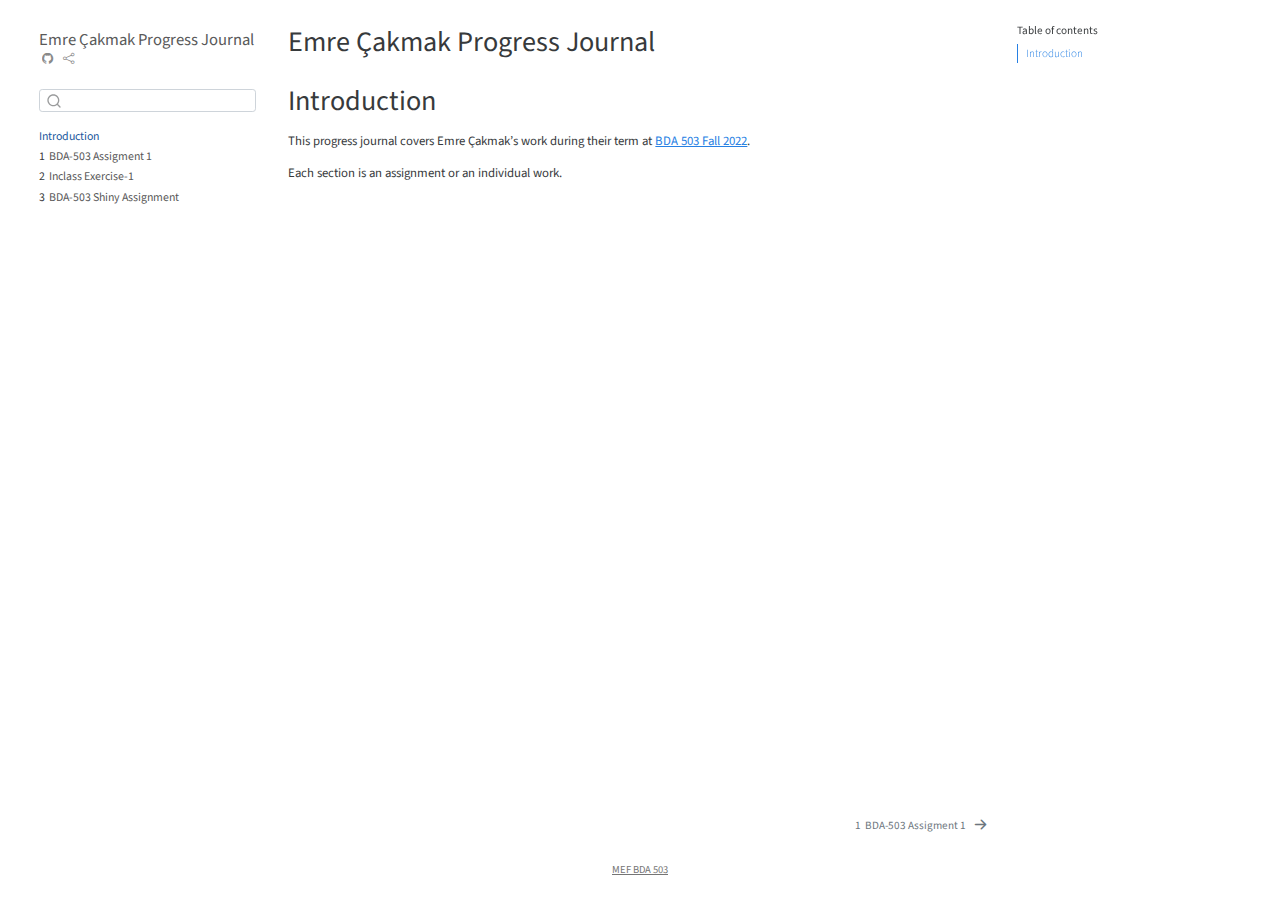
<file: docs/index.html>
<!DOCTYPE html>
<html xmlns="http://www.w3.org/1999/xhtml" lang="en" xml:lang="en"><head>

<meta charset="utf-8">
<meta name="generator" content="quarto-1.1.251">

<meta name="viewport" content="width=device-width, initial-scale=1.0, user-scalable=yes">


<title>Emre Çakmak Progress Journal</title>
<style>
code{white-space: pre-wrap;}
span.smallcaps{font-variant: small-caps;}
div.columns{display: flex; gap: min(4vw, 1.5em);}
div.column{flex: auto; overflow-x: auto;}
div.hanging-indent{margin-left: 1.5em; text-indent: -1.5em;}
ul.task-list{list-style: none;}
ul.task-list li input[type="checkbox"] {
  width: 0.8em;
  margin: 0 0.8em 0.2em -1.6em;
  vertical-align: middle;
}
</style>


<script src="site_libs/quarto-nav/quarto-nav.js"></script>
<script src="site_libs/quarto-nav/headroom.min.js"></script>
<script src="site_libs/clipboard/clipboard.min.js"></script>
<script src="site_libs/quarto-search/autocomplete.umd.js"></script>
<script src="site_libs/quarto-search/fuse.min.js"></script>
<script src="site_libs/quarto-search/quarto-search.js"></script>
<meta name="quarto:offset" content="./">
<link href="./assignment1.html" rel="next">
<script src="site_libs/quarto-html/quarto.js"></script>
<script src="site_libs/quarto-html/popper.min.js"></script>
<script src="site_libs/quarto-html/tippy.umd.min.js"></script>
<script src="site_libs/quarto-html/anchor.min.js"></script>
<link href="site_libs/quarto-html/tippy.css" rel="stylesheet">
<link href="site_libs/quarto-html/quarto-syntax-highlighting.css" rel="stylesheet" id="quarto-text-highlighting-styles">
<script src="site_libs/bootstrap/bootstrap.min.js"></script>
<link href="site_libs/bootstrap/bootstrap-icons.css" rel="stylesheet">
<link href="site_libs/bootstrap/bootstrap.min.css" rel="stylesheet" id="quarto-bootstrap" data-mode="light">
<script id="quarto-search-options" type="application/json">{
  "location": "sidebar",
  "copy-button": false,
  "collapse-after": 3,
  "panel-placement": "start",
  "type": "textbox",
  "limit": 20,
  "language": {
    "search-no-results-text": "No results",
    "search-matching-documents-text": "matching documents",
    "search-copy-link-title": "Copy link to search",
    "search-hide-matches-text": "Hide additional matches",
    "search-more-match-text": "more match in this document",
    "search-more-matches-text": "more matches in this document",
    "search-clear-button-title": "Clear",
    "search-detached-cancel-button-title": "Cancel",
    "search-submit-button-title": "Submit"
  }
}</script>


</head>

<body class="nav-sidebar floating">

<div id="quarto-search-results"></div>
  <header id="quarto-header" class="headroom fixed-top">
  <nav class="quarto-secondary-nav" data-bs-toggle="collapse" data-bs-target="#quarto-sidebar" aria-controls="quarto-sidebar" aria-expanded="false" aria-label="Toggle sidebar navigation" onclick="if (window.quartoToggleHeadroom) { window.quartoToggleHeadroom(); }">
    <div class="container-fluid d-flex justify-content-between">
      <h1 class="quarto-secondary-nav-title">Emre Çakmak Progress Journal</h1>
      <button type="button" class="quarto-btn-toggle btn" aria-label="Show secondary navigation">
        <i class="bi bi-chevron-right"></i>
      </button>
    </div>
  </nav>
</header>
<!-- content -->
<div id="quarto-content" class="quarto-container page-columns page-rows-contents page-layout-article">
<!-- sidebar -->
  <nav id="quarto-sidebar" class="sidebar collapse sidebar-navigation floating overflow-auto">
    <div class="pt-lg-2 mt-2 text-left sidebar-header">
    <div class="sidebar-title mb-0 py-0">
      <a href="./">Emre Çakmak Progress Journal</a> 
        <div class="sidebar-tools-main">
    <a href="https://github.com/pjournal/mef06-cakmakem" title="Source Code" class="sidebar-tool px-1"><i class="bi bi-github"></i></a>
    <a href="" title="Share" id="sidebar-tool-dropdown-0" class="sidebar-tool dropdown-toggle px-1" data-bs-toggle="dropdown" aria-expanded="false"><i class="bi bi-share"></i></a>
    <ul class="dropdown-menu" aria-labelledby="sidebar-tool-dropdown-0">
        <li>
          <a class="dropdown-item sidebar-tools-main-item" href="https://twitter.com/intent/tweet?url=|url|">
            <i class="bi bi-bi-twitter pe-1"></i>
          Twitter
          </a>
        </li>
        <li>
          <a class="dropdown-item sidebar-tools-main-item" href="https://www.facebook.com/sharer/sharer.php?u=|url|">
            <i class="bi bi-bi-facebook pe-1"></i>
          Facebook
          </a>
        </li>
    </ul>
</div>
    </div>
      </div>
      <div class="mt-2 flex-shrink-0 align-items-center">
        <div class="sidebar-search">
        <div id="quarto-search" class="" title="Search"></div>
        </div>
      </div>
    <div class="sidebar-menu-container"> 
    <ul class="list-unstyled mt-1">
        <li class="sidebar-item">
  <div class="sidebar-item-container"> 
  <a href="./index.html" class="sidebar-item-text sidebar-link active">Introduction</a>
  </div>
</li>
        <li class="sidebar-item">
  <div class="sidebar-item-container"> 
  <a href="./assignment1.html" class="sidebar-item-text sidebar-link"><span class="chapter-number">1</span>&nbsp; <span class="chapter-title">BDA-503 Assigment 1</span></a>
  </div>
</li>
        <li class="sidebar-item">
  <div class="sidebar-item-container"> 
  <a href="./inclass1.html" class="sidebar-item-text sidebar-link"><span class="chapter-number">2</span>&nbsp; <span class="chapter-title">Inclass Exercise-1</span></a>
  </div>
</li>
        <li class="sidebar-item">
  <div class="sidebar-item-container"> 
  <a href="./shiny.html" class="sidebar-item-text sidebar-link"><span class="chapter-number">3</span>&nbsp; <span class="chapter-title">BDA-503 Shiny Assignment</span></a>
  </div>
</li>
    </ul>
    </div>
</nav>
<!-- margin-sidebar -->
    <div id="quarto-margin-sidebar" class="sidebar margin-sidebar">
        <nav id="TOC" role="doc-toc" class="toc-active">
    <h2 id="toc-title">Table of contents</h2>
   
  <ul>
  <li><a href="#introduction" id="toc-introduction" class="nav-link active" data-scroll-target="#introduction">Introduction</a></li>
  </ul>
</nav>
    </div>
<!-- main -->
<main class="content" id="quarto-document-content">

<header id="title-block-header" class="quarto-title-block default">
<div class="quarto-title">
<h1 class="title d-none d-lg-block">Emre Çakmak Progress Journal</h1>
</div>



<div class="quarto-title-meta">

    
    
  </div>
  

</header>

<section id="introduction" class="level1 unnumbered">
<h1 class="unnumbered">Introduction</h1>
<!-- DO NOT TOUCH THIS PART EXCEPT FILLING YOUR OR YOUR GROUP's NAME -->
<p>This progress journal covers Emre Çakmak’s work during their term at <a href="https://mef-bda503.github.io/fall22/">BDA 503 Fall 2022</a>.</p>
<p>Each section is an assignment or an individual work.</p>
<!-- IF THIS IS A GROUP UNCOMMENT BELOW -->
<!-- # Group Members

+ [Member 1](Member 1's Progress Journal URL with https://)  
+ [Member 2](Member 2's Progress Journal URL with https://)
+ [Member 3](Member 3's Progress Journal URL with https://)

# Group Project Details

Our group project is [PROJECT NAME]. [SHORT DESCRIPTION] -->


</section>

</main> <!-- /main -->
<script id="quarto-html-after-body" type="application/javascript">
window.document.addEventListener("DOMContentLoaded", function (event) {
  const toggleBodyColorMode = (bsSheetEl) => {
    const mode = bsSheetEl.getAttribute("data-mode");
    const bodyEl = window.document.querySelector("body");
    if (mode === "dark") {
      bodyEl.classList.add("quarto-dark");
      bodyEl.classList.remove("quarto-light");
    } else {
      bodyEl.classList.add("quarto-light");
      bodyEl.classList.remove("quarto-dark");
    }
  }
  const toggleBodyColorPrimary = () => {
    const bsSheetEl = window.document.querySelector("link#quarto-bootstrap");
    if (bsSheetEl) {
      toggleBodyColorMode(bsSheetEl);
    }
  }
  toggleBodyColorPrimary();  
  const icon = "";
  const anchorJS = new window.AnchorJS();
  anchorJS.options = {
    placement: 'right',
    icon: icon
  };
  anchorJS.add('.anchored');
  const clipboard = new window.ClipboardJS('.code-copy-button', {
    target: function(trigger) {
      return trigger.previousElementSibling;
    }
  });
  clipboard.on('success', function(e) {
    // button target
    const button = e.trigger;
    // don't keep focus
    button.blur();
    // flash "checked"
    button.classList.add('code-copy-button-checked');
    var currentTitle = button.getAttribute("title");
    button.setAttribute("title", "Copied!");
    setTimeout(function() {
      button.setAttribute("title", currentTitle);
      button.classList.remove('code-copy-button-checked');
    }, 1000);
    // clear code selection
    e.clearSelection();
  });
  function tippyHover(el, contentFn) {
    const config = {
      allowHTML: true,
      content: contentFn,
      maxWidth: 500,
      delay: 100,
      arrow: false,
      appendTo: function(el) {
          return el.parentElement;
      },
      interactive: true,
      interactiveBorder: 10,
      theme: 'quarto',
      placement: 'bottom-start'
    };
    window.tippy(el, config); 
  }
  const noterefs = window.document.querySelectorAll('a[role="doc-noteref"]');
  for (var i=0; i<noterefs.length; i++) {
    const ref = noterefs[i];
    tippyHover(ref, function() {
      // use id or data attribute instead here
      let href = ref.getAttribute('data-footnote-href') || ref.getAttribute('href');
      try { href = new URL(href).hash; } catch {}
      const id = href.replace(/^#\/?/, "");
      const note = window.document.getElementById(id);
      return note.innerHTML;
    });
  }
  var bibliorefs = window.document.querySelectorAll('a[role="doc-biblioref"]');
  for (var i=0; i<bibliorefs.length; i++) {
    const ref = bibliorefs[i];
    const cites = ref.parentNode.getAttribute('data-cites').split(' ');
    tippyHover(ref, function() {
      var popup = window.document.createElement('div');
      cites.forEach(function(cite) {
        var citeDiv = window.document.createElement('div');
        citeDiv.classList.add('hanging-indent');
        citeDiv.classList.add('csl-entry');
        var biblioDiv = window.document.getElementById('ref-' + cite);
        if (biblioDiv) {
          citeDiv.innerHTML = biblioDiv.innerHTML;
        }
        popup.appendChild(citeDiv);
      });
      return popup.innerHTML;
    });
  }
});
</script>
<nav class="page-navigation">
  <div class="nav-page nav-page-previous">
  </div>
  <div class="nav-page nav-page-next">
      <a href="./assignment1.html" class="pagination-link">
        <span class="nav-page-text"><span class="chapter-number">1</span>&nbsp; <span class="chapter-title">BDA-503 Assigment 1</span></span> <i class="bi bi-arrow-right-short"></i>
      </a>
  </div>
</nav>
</div> <!-- /content -->
<footer class="footer">
  <div class="nav-footer">
      <div class="nav-footer-center"><a href="https://mef-bda503.github.io">MEF BDA 503</a></div>
  </div>
</footer>



</body></html>
</file>
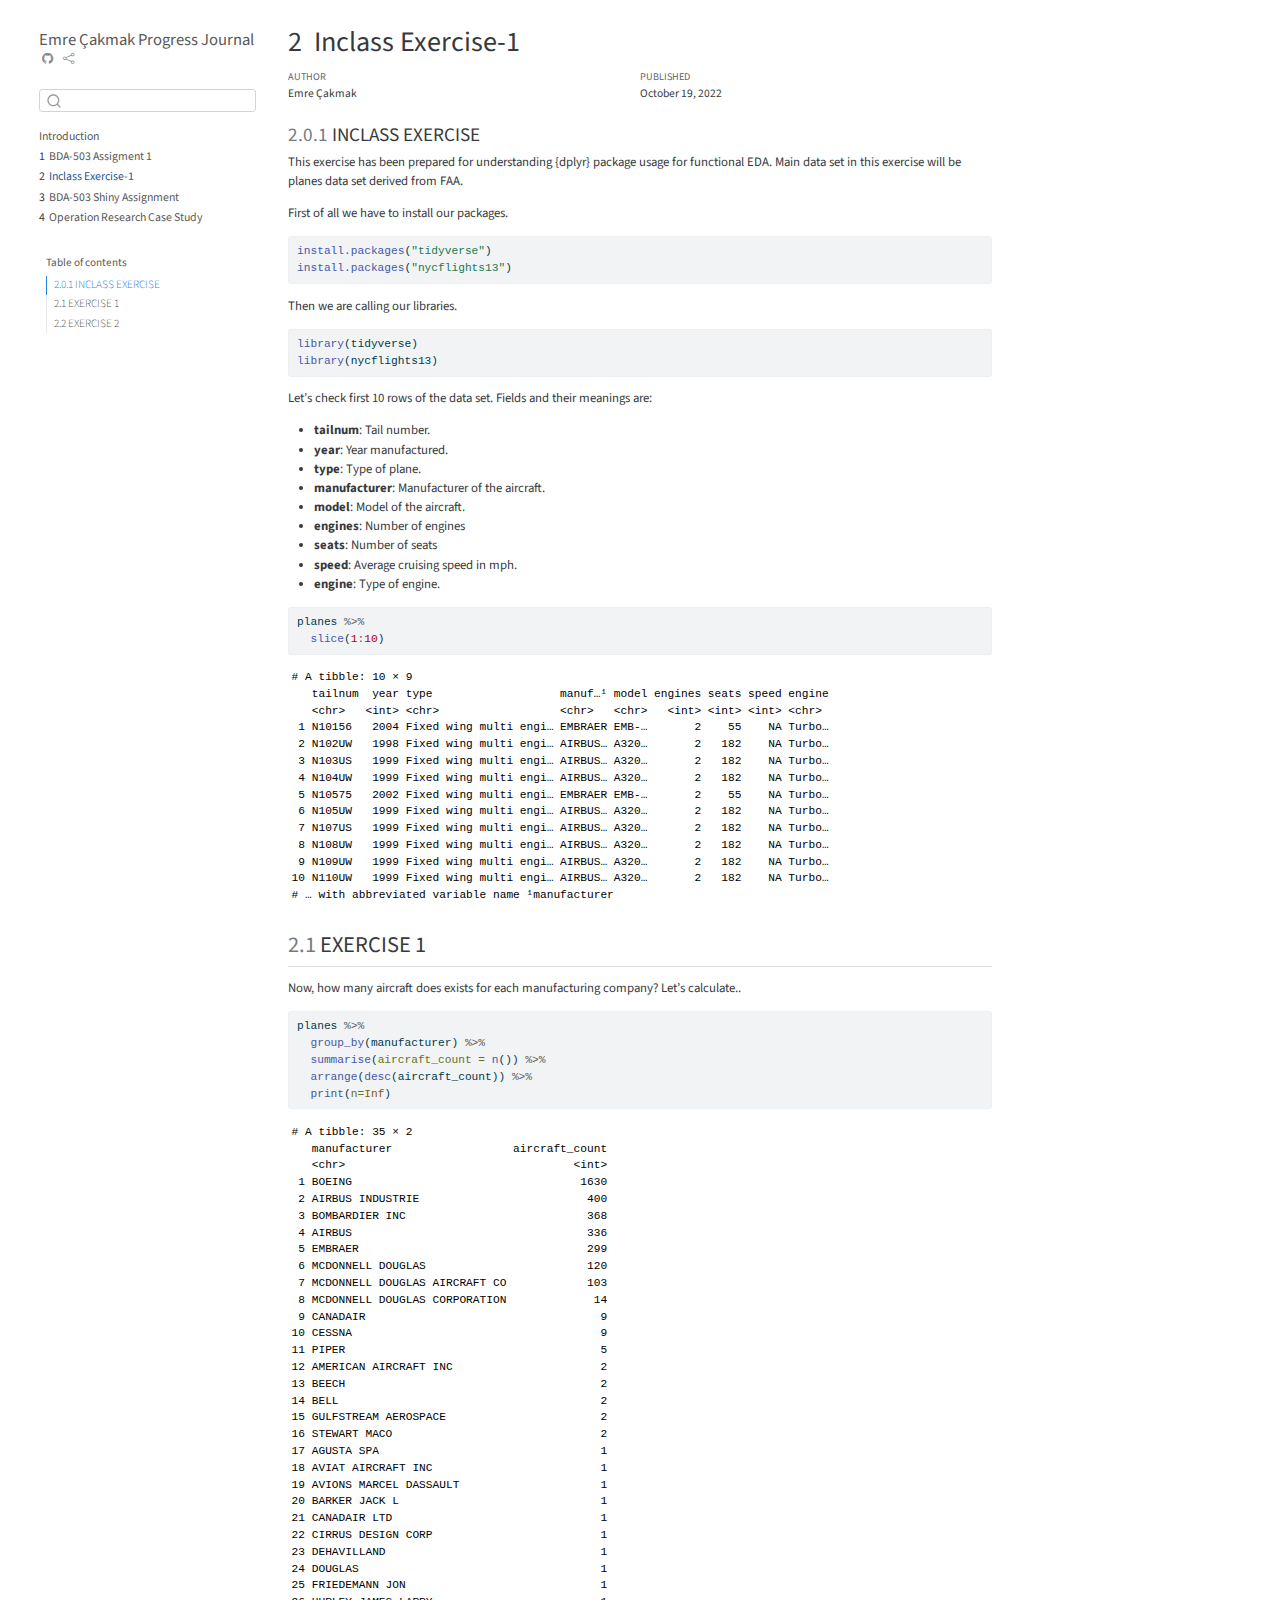
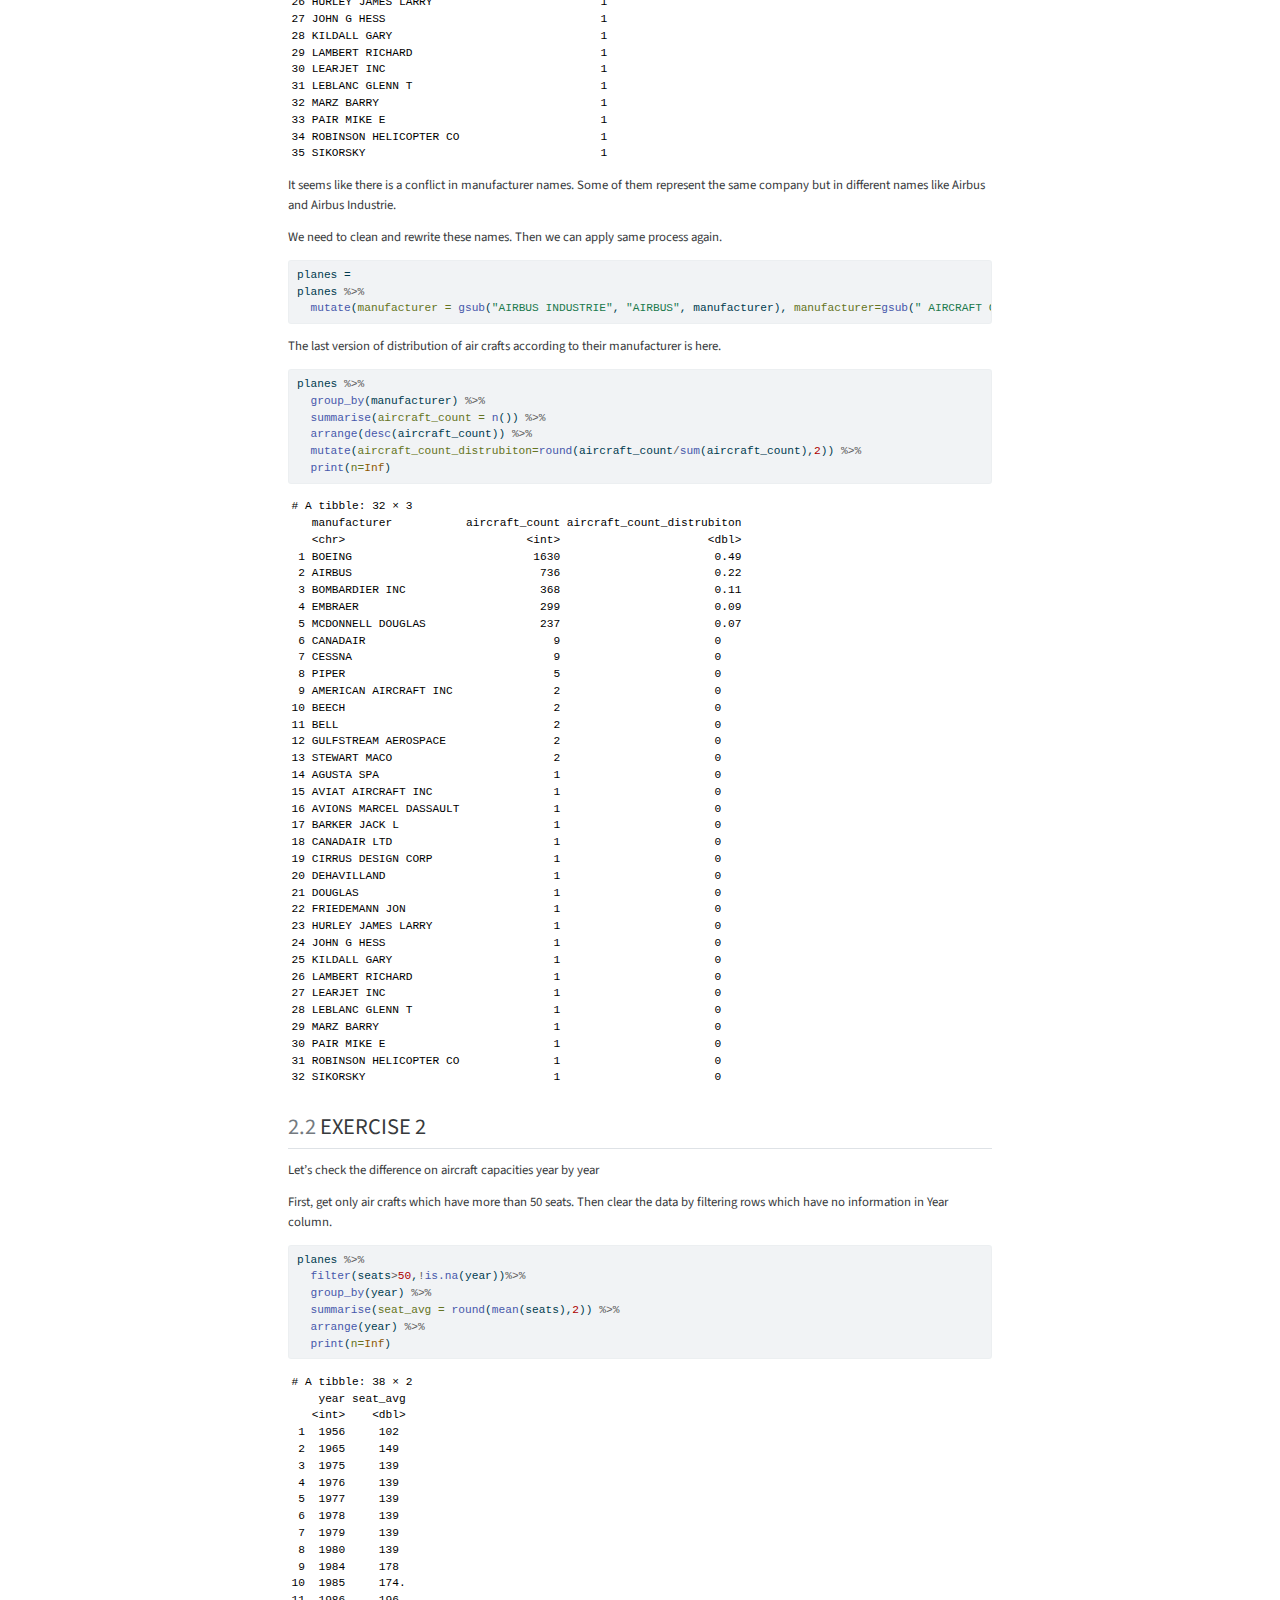
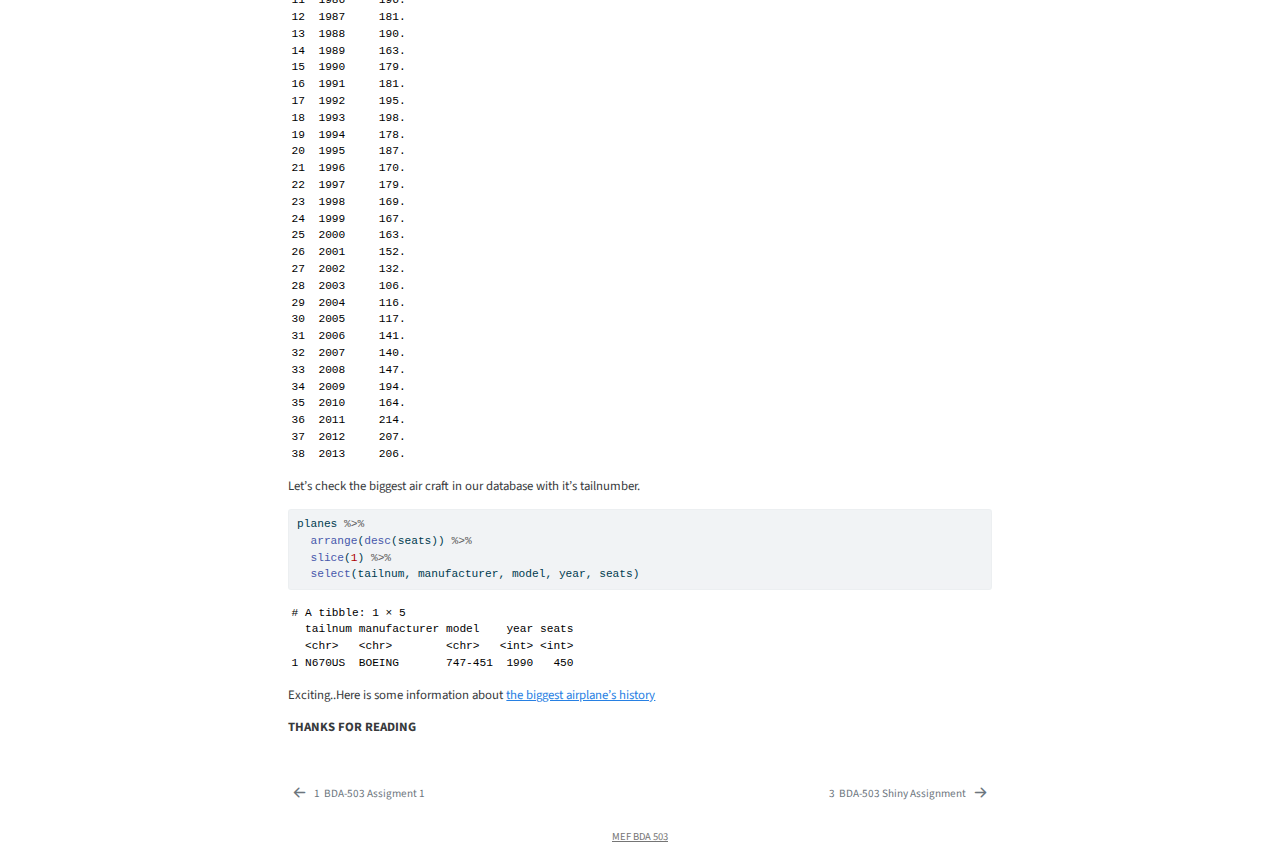
<file: docs/inclass1.html>
<!DOCTYPE html>
<html xmlns="http://www.w3.org/1999/xhtml" lang="en" xml:lang="en"><head>

<meta charset="utf-8">
<meta name="generator" content="quarto-1.1.251">

<meta name="viewport" content="width=device-width, initial-scale=1.0, user-scalable=yes">

<meta name="author" content="Emre Çakmak">
<meta name="dcterms.date" content="2022-10-19">

<title>Emre Çakmak Progress Journal - 2&nbsp; Inclass Exercise-1</title>
<style>
code{white-space: pre-wrap;}
span.smallcaps{font-variant: small-caps;}
div.columns{display: flex; gap: min(4vw, 1.5em);}
div.column{flex: auto; overflow-x: auto;}
div.hanging-indent{margin-left: 1.5em; text-indent: -1.5em;}
ul.task-list{list-style: none;}
ul.task-list li input[type="checkbox"] {
  width: 0.8em;
  margin: 0 0.8em 0.2em -1.6em;
  vertical-align: middle;
}
pre > code.sourceCode { white-space: pre; position: relative; }
pre > code.sourceCode > span { display: inline-block; line-height: 1.25; }
pre > code.sourceCode > span:empty { height: 1.2em; }
.sourceCode { overflow: visible; }
code.sourceCode > span { color: inherit; text-decoration: inherit; }
div.sourceCode { margin: 1em 0; }
pre.sourceCode { margin: 0; }
@media screen {
div.sourceCode { overflow: auto; }
}
@media print {
pre > code.sourceCode { white-space: pre-wrap; }
pre > code.sourceCode > span { text-indent: -5em; padding-left: 5em; }
}
pre.numberSource code
  { counter-reset: source-line 0; }
pre.numberSource code > span
  { position: relative; left: -4em; counter-increment: source-line; }
pre.numberSource code > span > a:first-child::before
  { content: counter(source-line);
    position: relative; left: -1em; text-align: right; vertical-align: baseline;
    border: none; display: inline-block;
    -webkit-touch-callout: none; -webkit-user-select: none;
    -khtml-user-select: none; -moz-user-select: none;
    -ms-user-select: none; user-select: none;
    padding: 0 4px; width: 4em;
    color: #aaaaaa;
  }
pre.numberSource { margin-left: 3em; border-left: 1px solid #aaaaaa;  padding-left: 4px; }
div.sourceCode
  {   }
@media screen {
pre > code.sourceCode > span > a:first-child::before { text-decoration: underline; }
}
code span.al { color: #ff0000; font-weight: bold; } /* Alert */
code span.an { color: #60a0b0; font-weight: bold; font-style: italic; } /* Annotation */
code span.at { color: #7d9029; } /* Attribute */
code span.bn { color: #40a070; } /* BaseN */
code span.bu { color: #008000; } /* BuiltIn */
code span.cf { color: #007020; font-weight: bold; } /* ControlFlow */
code span.ch { color: #4070a0; } /* Char */
code span.cn { color: #880000; } /* Constant */
code span.co { color: #60a0b0; font-style: italic; } /* Comment */
code span.cv { color: #60a0b0; font-weight: bold; font-style: italic; } /* CommentVar */
code span.do { color: #ba2121; font-style: italic; } /* Documentation */
code span.dt { color: #902000; } /* DataType */
code span.dv { color: #40a070; } /* DecVal */
code span.er { color: #ff0000; font-weight: bold; } /* Error */
code span.ex { } /* Extension */
code span.fl { color: #40a070; } /* Float */
code span.fu { color: #06287e; } /* Function */
code span.im { color: #008000; font-weight: bold; } /* Import */
code span.in { color: #60a0b0; font-weight: bold; font-style: italic; } /* Information */
code span.kw { color: #007020; font-weight: bold; } /* Keyword */
code span.op { color: #666666; } /* Operator */
code span.ot { color: #007020; } /* Other */
code span.pp { color: #bc7a00; } /* Preprocessor */
code span.sc { color: #4070a0; } /* SpecialChar */
code span.ss { color: #bb6688; } /* SpecialString */
code span.st { color: #4070a0; } /* String */
code span.va { color: #19177c; } /* Variable */
code span.vs { color: #4070a0; } /* VerbatimString */
code span.wa { color: #60a0b0; font-weight: bold; font-style: italic; } /* Warning */
</style>


<script src="site_libs/quarto-nav/quarto-nav.js"></script>
<script src="site_libs/quarto-nav/headroom.min.js"></script>
<script src="site_libs/clipboard/clipboard.min.js"></script>
<script src="site_libs/quarto-search/autocomplete.umd.js"></script>
<script src="site_libs/quarto-search/fuse.min.js"></script>
<script src="site_libs/quarto-search/quarto-search.js"></script>
<meta name="quarto:offset" content="./">
<link href="./shiny.html" rel="next">
<link href="./assignment1.html" rel="prev">
<script src="site_libs/quarto-html/quarto.js"></script>
<script src="site_libs/quarto-html/popper.min.js"></script>
<script src="site_libs/quarto-html/tippy.umd.min.js"></script>
<script src="site_libs/quarto-html/anchor.min.js"></script>
<link href="site_libs/quarto-html/tippy.css" rel="stylesheet">
<link href="site_libs/quarto-html/quarto-syntax-highlighting.css" rel="stylesheet" id="quarto-text-highlighting-styles">
<script src="site_libs/bootstrap/bootstrap.min.js"></script>
<link href="site_libs/bootstrap/bootstrap-icons.css" rel="stylesheet">
<link href="site_libs/bootstrap/bootstrap.min.css" rel="stylesheet" id="quarto-bootstrap" data-mode="light">
<script id="quarto-search-options" type="application/json">{
  "location": "sidebar",
  "copy-button": false,
  "collapse-after": 3,
  "panel-placement": "start",
  "type": "textbox",
  "limit": 20,
  "language": {
    "search-no-results-text": "No results",
    "search-matching-documents-text": "matching documents",
    "search-copy-link-title": "Copy link to search",
    "search-hide-matches-text": "Hide additional matches",
    "search-more-match-text": "more match in this document",
    "search-more-matches-text": "more matches in this document",
    "search-clear-button-title": "Clear",
    "search-detached-cancel-button-title": "Cancel",
    "search-submit-button-title": "Submit"
  }
}</script>


</head>

<body class="nav-sidebar floating">

<div id="quarto-search-results"></div>
  <header id="quarto-header" class="headroom fixed-top">
  <nav class="quarto-secondary-nav" data-bs-toggle="collapse" data-bs-target="#quarto-sidebar" aria-controls="quarto-sidebar" aria-expanded="false" aria-label="Toggle sidebar navigation" onclick="if (window.quartoToggleHeadroom) { window.quartoToggleHeadroom(); }">
    <div class="container-fluid d-flex justify-content-between">
      <h1 class="quarto-secondary-nav-title"><span class="chapter-number">2</span>&nbsp; <span class="chapter-title">Inclass Exercise-1</span></h1>
      <button type="button" class="quarto-btn-toggle btn" aria-label="Show secondary navigation">
        <i class="bi bi-chevron-right"></i>
      </button>
    </div>
  </nav>
</header>
<!-- content -->
<div id="quarto-content" class="quarto-container page-columns page-rows-contents page-layout-article">
<!-- sidebar -->
  <nav id="quarto-sidebar" class="sidebar collapse sidebar-navigation floating overflow-auto">
    <div class="pt-lg-2 mt-2 text-left sidebar-header">
    <div class="sidebar-title mb-0 py-0">
      <a href="./">Emre Çakmak Progress Journal</a> 
        <div class="sidebar-tools-main">
    <a href="https://github.com/pjournal/mef06-cakmakem" title="Source Code" class="sidebar-tool px-1"><i class="bi bi-github"></i></a>
    <a href="" title="Share" id="sidebar-tool-dropdown-0" class="sidebar-tool dropdown-toggle px-1" data-bs-toggle="dropdown" aria-expanded="false"><i class="bi bi-share"></i></a>
    <ul class="dropdown-menu" aria-labelledby="sidebar-tool-dropdown-0">
        <li>
          <a class="dropdown-item sidebar-tools-main-item" href="https://twitter.com/intent/tweet?url=|url|">
            <i class="bi bi-bi-twitter pe-1"></i>
          Twitter
          </a>
        </li>
        <li>
          <a class="dropdown-item sidebar-tools-main-item" href="https://www.facebook.com/sharer/sharer.php?u=|url|">
            <i class="bi bi-bi-facebook pe-1"></i>
          Facebook
          </a>
        </li>
    </ul>
</div>
    </div>
      </div>
      <div class="mt-2 flex-shrink-0 align-items-center">
        <div class="sidebar-search">
        <div id="quarto-search" class="" title="Search"></div>
        </div>
      </div>
    <div class="sidebar-menu-container"> 
    <ul class="list-unstyled mt-1">
        <li class="sidebar-item">
  <div class="sidebar-item-container"> 
  <a href="./index.html" class="sidebar-item-text sidebar-link">Introduction</a>
  </div>
</li>
        <li class="sidebar-item">
  <div class="sidebar-item-container"> 
  <a href="./assignment1.html" class="sidebar-item-text sidebar-link"><span class="chapter-number">1</span>&nbsp; <span class="chapter-title">BDA-503 Assigment 1</span></a>
  </div>
</li>
        <li class="sidebar-item">
  <div class="sidebar-item-container"> 
  <a href="./inclass1.html" class="sidebar-item-text sidebar-link active"><span class="chapter-number">2</span>&nbsp; <span class="chapter-title">Inclass Exercise-1</span></a>
  </div>
</li>
        <li class="sidebar-item">
  <div class="sidebar-item-container"> 
  <a href="./shiny.html" class="sidebar-item-text sidebar-link"><span class="chapter-number">3</span>&nbsp; <span class="chapter-title">BDA-503 Shiny Assignment</span></a>
  </div>
</li>
        <li class="sidebar-item">
  <div class="sidebar-item-container"> 
  <a href="./operation_research.html" class="sidebar-item-text sidebar-link"><span class="chapter-number">4</span>&nbsp; <span class="chapter-title">Operation Research Case Study</span></a>
  </div>
</li>
    </ul>
    </div>
    <nav id="TOC" role="doc-toc" class="toc-active">
    <h2 id="toc-title">Table of contents</h2>
   
  <ul>
  <li><a href="#inclass-exercise" id="toc-inclass-exercise" class="nav-link active" data-scroll-target="#inclass-exercise"><span class="toc-section-number">2.0.1</span>  INCLASS EXERCISE</a></li>
  <li><a href="#exercise-1" id="toc-exercise-1" class="nav-link" data-scroll-target="#exercise-1"><span class="toc-section-number">2.1</span>  EXERCISE 1</a></li>
  <li><a href="#exercise-2" id="toc-exercise-2" class="nav-link" data-scroll-target="#exercise-2"><span class="toc-section-number">2.2</span>  EXERCISE 2</a></li>
  </ul>
</nav>
</nav>
<!-- margin-sidebar -->
    <div id="quarto-margin-sidebar" class="sidebar margin-sidebar">
    </div>
<!-- main -->
<main class="content" id="quarto-document-content">

<header id="title-block-header" class="quarto-title-block default">
<div class="quarto-title">
<h1 class="title d-none d-lg-block"><span class="chapter-number">2</span>&nbsp; <span class="chapter-title">Inclass Exercise-1</span></h1>
</div>



<div class="quarto-title-meta">

    <div>
    <div class="quarto-title-meta-heading">Author</div>
    <div class="quarto-title-meta-contents">
             <p>Emre Çakmak </p>
          </div>
  </div>
    
    <div>
    <div class="quarto-title-meta-heading">Published</div>
    <div class="quarto-title-meta-contents">
      <p class="date">October 19, 2022</p>
    </div>
  </div>
    
  </div>
  

</header>

<section id="inclass-exercise" class="level3" data-number="2.0.1">
<h3 data-number="2.0.1" class="anchored" data-anchor-id="inclass-exercise"><span class="header-section-number">2.0.1</span> INCLASS EXERCISE</h3>
<p>This exercise has been prepared for understanding {dplyr} package usage for functional EDA. Main data set in this exercise will be planes data set derived from FAA.</p>
<p>First of all we have to install our packages.</p>
<div class="cell">
<div class="sourceCode cell-code" id="cb1"><pre class="sourceCode r code-with-copy"><code class="sourceCode r"><span id="cb1-1"><a href="#cb1-1" aria-hidden="true" tabindex="-1"></a><span class="fu">install.packages</span>(<span class="st">"tidyverse"</span>)</span>
<span id="cb1-2"><a href="#cb1-2" aria-hidden="true" tabindex="-1"></a><span class="fu">install.packages</span>(<span class="st">"nycflights13"</span>)</span></code><button title="Copy to Clipboard" class="code-copy-button"><i class="bi"></i></button></pre></div>
</div>
<p>Then we are calling our libraries.</p>
<div class="cell">
<div class="sourceCode cell-code" id="cb2"><pre class="sourceCode r code-with-copy"><code class="sourceCode r"><span id="cb2-1"><a href="#cb2-1" aria-hidden="true" tabindex="-1"></a><span class="fu">library</span>(tidyverse)</span>
<span id="cb2-2"><a href="#cb2-2" aria-hidden="true" tabindex="-1"></a><span class="fu">library</span>(nycflights13)</span></code><button title="Copy to Clipboard" class="code-copy-button"><i class="bi"></i></button></pre></div>
</div>
<p>Let’s check first 10 rows of the data set. Fields and their meanings are:</p>
<ul>
<li><strong>tailnum</strong>: Tail number.</li>
<li><strong>year</strong>: Year manufactured.</li>
<li><strong>type</strong>: Type of plane.</li>
<li><strong>manufacturer</strong>: Manufacturer of the aircraft.</li>
<li><strong>model</strong>: Model of the aircraft.</li>
<li><strong>engines</strong>: Number of engines</li>
<li><strong>seats</strong>: Number of seats</li>
<li><strong>speed</strong>: Average cruising speed in mph.</li>
<li><strong>engine</strong>: Type of engine.</li>
</ul>
<div class="cell">
<div class="sourceCode cell-code" id="cb3"><pre class="sourceCode r code-with-copy"><code class="sourceCode r"><span id="cb3-1"><a href="#cb3-1" aria-hidden="true" tabindex="-1"></a>planes <span class="sc">%&gt;%</span> </span>
<span id="cb3-2"><a href="#cb3-2" aria-hidden="true" tabindex="-1"></a>  <span class="fu">slice</span>(<span class="dv">1</span><span class="sc">:</span><span class="dv">10</span>)</span></code><button title="Copy to Clipboard" class="code-copy-button"><i class="bi"></i></button></pre></div>
<div class="cell-output cell-output-stdout">
<pre><code># A tibble: 10 × 9
   tailnum  year type                   manuf…¹ model engines seats speed engine
   &lt;chr&gt;   &lt;int&gt; &lt;chr&gt;                  &lt;chr&gt;   &lt;chr&gt;   &lt;int&gt; &lt;int&gt; &lt;int&gt; &lt;chr&gt; 
 1 N10156   2004 Fixed wing multi engi… EMBRAER EMB-…       2    55    NA Turbo…
 2 N102UW   1998 Fixed wing multi engi… AIRBUS… A320…       2   182    NA Turbo…
 3 N103US   1999 Fixed wing multi engi… AIRBUS… A320…       2   182    NA Turbo…
 4 N104UW   1999 Fixed wing multi engi… AIRBUS… A320…       2   182    NA Turbo…
 5 N10575   2002 Fixed wing multi engi… EMBRAER EMB-…       2    55    NA Turbo…
 6 N105UW   1999 Fixed wing multi engi… AIRBUS… A320…       2   182    NA Turbo…
 7 N107US   1999 Fixed wing multi engi… AIRBUS… A320…       2   182    NA Turbo…
 8 N108UW   1999 Fixed wing multi engi… AIRBUS… A320…       2   182    NA Turbo…
 9 N109UW   1999 Fixed wing multi engi… AIRBUS… A320…       2   182    NA Turbo…
10 N110UW   1999 Fixed wing multi engi… AIRBUS… A320…       2   182    NA Turbo…
# … with abbreviated variable name ¹​manufacturer</code></pre>
</div>
</div>
</section>
<section id="exercise-1" class="level2" data-number="2.1">
<h2 data-number="2.1" class="anchored" data-anchor-id="exercise-1"><span class="header-section-number">2.1</span> EXERCISE 1</h2>
<p>Now, how many aircraft does exists for each manufacturing company? Let’s calculate..</p>
<div class="cell">
<div class="sourceCode cell-code" id="cb5"><pre class="sourceCode r code-with-copy"><code class="sourceCode r"><span id="cb5-1"><a href="#cb5-1" aria-hidden="true" tabindex="-1"></a>planes <span class="sc">%&gt;%</span> </span>
<span id="cb5-2"><a href="#cb5-2" aria-hidden="true" tabindex="-1"></a>  <span class="fu">group_by</span>(manufacturer) <span class="sc">%&gt;%</span> </span>
<span id="cb5-3"><a href="#cb5-3" aria-hidden="true" tabindex="-1"></a>  <span class="fu">summarise</span>(<span class="at">aircraft_count =</span> <span class="fu">n</span>()) <span class="sc">%&gt;%</span> </span>
<span id="cb5-4"><a href="#cb5-4" aria-hidden="true" tabindex="-1"></a>  <span class="fu">arrange</span>(<span class="fu">desc</span>(aircraft_count)) <span class="sc">%&gt;%</span> </span>
<span id="cb5-5"><a href="#cb5-5" aria-hidden="true" tabindex="-1"></a>  <span class="fu">print</span>(<span class="at">n=</span><span class="cn">Inf</span>)</span></code><button title="Copy to Clipboard" class="code-copy-button"><i class="bi"></i></button></pre></div>
<div class="cell-output cell-output-stdout">
<pre><code># A tibble: 35 × 2
   manufacturer                  aircraft_count
   &lt;chr&gt;                                  &lt;int&gt;
 1 BOEING                                  1630
 2 AIRBUS INDUSTRIE                         400
 3 BOMBARDIER INC                           368
 4 AIRBUS                                   336
 5 EMBRAER                                  299
 6 MCDONNELL DOUGLAS                        120
 7 MCDONNELL DOUGLAS AIRCRAFT CO            103
 8 MCDONNELL DOUGLAS CORPORATION             14
 9 CANADAIR                                   9
10 CESSNA                                     9
11 PIPER                                      5
12 AMERICAN AIRCRAFT INC                      2
13 BEECH                                      2
14 BELL                                       2
15 GULFSTREAM AEROSPACE                       2
16 STEWART MACO                               2
17 AGUSTA SPA                                 1
18 AVIAT AIRCRAFT INC                         1
19 AVIONS MARCEL DASSAULT                     1
20 BARKER JACK L                              1
21 CANADAIR LTD                               1
22 CIRRUS DESIGN CORP                         1
23 DEHAVILLAND                                1
24 DOUGLAS                                    1
25 FRIEDEMANN JON                             1
26 HURLEY JAMES LARRY                         1
27 JOHN G HESS                                1
28 KILDALL GARY                               1
29 LAMBERT RICHARD                            1
30 LEARJET INC                                1
31 LEBLANC GLENN T                            1
32 MARZ BARRY                                 1
33 PAIR MIKE E                                1
34 ROBINSON HELICOPTER CO                     1
35 SIKORSKY                                   1</code></pre>
</div>
</div>
<p>It seems like there is a conflict in manufacturer names. Some of them represent the same company but in different names like Airbus and Airbus Industrie.</p>
<p>We need to clean and rewrite these names. Then we can apply same process again.</p>
<div class="cell">
<div class="sourceCode cell-code" id="cb7"><pre class="sourceCode r code-with-copy"><code class="sourceCode r"><span id="cb7-1"><a href="#cb7-1" aria-hidden="true" tabindex="-1"></a>planes <span class="ot">=</span></span>
<span id="cb7-2"><a href="#cb7-2" aria-hidden="true" tabindex="-1"></a>planes <span class="sc">%&gt;%</span> </span>
<span id="cb7-3"><a href="#cb7-3" aria-hidden="true" tabindex="-1"></a>  <span class="fu">mutate</span>(<span class="at">manufacturer =</span> <span class="fu">gsub</span>(<span class="st">"AIRBUS INDUSTRIE"</span>, <span class="st">"AIRBUS"</span>, manufacturer), <span class="at">manufacturer=</span><span class="fu">gsub</span>(<span class="st">" AIRCRAFT CO| CORPORATION"</span>, <span class="st">""</span>, manufacturer))</span></code><button title="Copy to Clipboard" class="code-copy-button"><i class="bi"></i></button></pre></div>
</div>
<p>The last version of distribution of air crafts according to their manufacturer is here.</p>
<div class="cell">
<div class="sourceCode cell-code" id="cb8"><pre class="sourceCode r code-with-copy"><code class="sourceCode r"><span id="cb8-1"><a href="#cb8-1" aria-hidden="true" tabindex="-1"></a>planes <span class="sc">%&gt;%</span> </span>
<span id="cb8-2"><a href="#cb8-2" aria-hidden="true" tabindex="-1"></a>  <span class="fu">group_by</span>(manufacturer) <span class="sc">%&gt;%</span> </span>
<span id="cb8-3"><a href="#cb8-3" aria-hidden="true" tabindex="-1"></a>  <span class="fu">summarise</span>(<span class="at">aircraft_count =</span> <span class="fu">n</span>()) <span class="sc">%&gt;%</span> </span>
<span id="cb8-4"><a href="#cb8-4" aria-hidden="true" tabindex="-1"></a>  <span class="fu">arrange</span>(<span class="fu">desc</span>(aircraft_count)) <span class="sc">%&gt;%</span> </span>
<span id="cb8-5"><a href="#cb8-5" aria-hidden="true" tabindex="-1"></a>  <span class="fu">mutate</span>(<span class="at">aircraft_count_distrubiton=</span><span class="fu">round</span>(aircraft_count<span class="sc">/</span><span class="fu">sum</span>(aircraft_count),<span class="dv">2</span>)) <span class="sc">%&gt;%</span> </span>
<span id="cb8-6"><a href="#cb8-6" aria-hidden="true" tabindex="-1"></a>  <span class="fu">print</span>(<span class="at">n=</span><span class="cn">Inf</span>)</span></code><button title="Copy to Clipboard" class="code-copy-button"><i class="bi"></i></button></pre></div>
<div class="cell-output cell-output-stdout">
<pre><code># A tibble: 32 × 3
   manufacturer           aircraft_count aircraft_count_distrubiton
   &lt;chr&gt;                           &lt;int&gt;                      &lt;dbl&gt;
 1 BOEING                           1630                       0.49
 2 AIRBUS                            736                       0.22
 3 BOMBARDIER INC                    368                       0.11
 4 EMBRAER                           299                       0.09
 5 MCDONNELL DOUGLAS                 237                       0.07
 6 CANADAIR                            9                       0   
 7 CESSNA                              9                       0   
 8 PIPER                               5                       0   
 9 AMERICAN AIRCRAFT INC               2                       0   
10 BEECH                               2                       0   
11 BELL                                2                       0   
12 GULFSTREAM AEROSPACE                2                       0   
13 STEWART MACO                        2                       0   
14 AGUSTA SPA                          1                       0   
15 AVIAT AIRCRAFT INC                  1                       0   
16 AVIONS MARCEL DASSAULT              1                       0   
17 BARKER JACK L                       1                       0   
18 CANADAIR LTD                        1                       0   
19 CIRRUS DESIGN CORP                  1                       0   
20 DEHAVILLAND                         1                       0   
21 DOUGLAS                             1                       0   
22 FRIEDEMANN JON                      1                       0   
23 HURLEY JAMES LARRY                  1                       0   
24 JOHN G HESS                         1                       0   
25 KILDALL GARY                        1                       0   
26 LAMBERT RICHARD                     1                       0   
27 LEARJET INC                         1                       0   
28 LEBLANC GLENN T                     1                       0   
29 MARZ BARRY                          1                       0   
30 PAIR MIKE E                         1                       0   
31 ROBINSON HELICOPTER CO              1                       0   
32 SIKORSKY                            1                       0   </code></pre>
</div>
</div>
</section>
<section id="exercise-2" class="level2" data-number="2.2">
<h2 data-number="2.2" class="anchored" data-anchor-id="exercise-2"><span class="header-section-number">2.2</span> EXERCISE 2</h2>
<p>Let’s check the difference on aircraft capacities year by year</p>
<p>First, get only air crafts which have more than 50 seats. Then clear the data by filtering rows which have no information in Year column.</p>
<div class="cell">
<div class="sourceCode cell-code" id="cb10"><pre class="sourceCode r code-with-copy"><code class="sourceCode r"><span id="cb10-1"><a href="#cb10-1" aria-hidden="true" tabindex="-1"></a>planes <span class="sc">%&gt;%</span> </span>
<span id="cb10-2"><a href="#cb10-2" aria-hidden="true" tabindex="-1"></a>  <span class="fu">filter</span>(seats<span class="sc">&gt;</span><span class="dv">50</span>,<span class="sc">!</span><span class="fu">is.na</span>(year))<span class="sc">%&gt;%</span></span>
<span id="cb10-3"><a href="#cb10-3" aria-hidden="true" tabindex="-1"></a>  <span class="fu">group_by</span>(year) <span class="sc">%&gt;%</span> </span>
<span id="cb10-4"><a href="#cb10-4" aria-hidden="true" tabindex="-1"></a>  <span class="fu">summarise</span>(<span class="at">seat_avg =</span> <span class="fu">round</span>(<span class="fu">mean</span>(seats),<span class="dv">2</span>)) <span class="sc">%&gt;%</span> </span>
<span id="cb10-5"><a href="#cb10-5" aria-hidden="true" tabindex="-1"></a>  <span class="fu">arrange</span>(year) <span class="sc">%&gt;%</span> </span>
<span id="cb10-6"><a href="#cb10-6" aria-hidden="true" tabindex="-1"></a>  <span class="fu">print</span>(<span class="at">n=</span><span class="cn">Inf</span>)</span></code><button title="Copy to Clipboard" class="code-copy-button"><i class="bi"></i></button></pre></div>
<div class="cell-output cell-output-stdout">
<pre><code># A tibble: 38 × 2
    year seat_avg
   &lt;int&gt;    &lt;dbl&gt;
 1  1956     102 
 2  1965     149 
 3  1975     139 
 4  1976     139 
 5  1977     139 
 6  1978     139 
 7  1979     139 
 8  1980     139 
 9  1984     178 
10  1985     174.
11  1986     196.
12  1987     181.
13  1988     190.
14  1989     163.
15  1990     179.
16  1991     181.
17  1992     195.
18  1993     198.
19  1994     178.
20  1995     187.
21  1996     170.
22  1997     179.
23  1998     169.
24  1999     167.
25  2000     163.
26  2001     152.
27  2002     132.
28  2003     106.
29  2004     116.
30  2005     117.
31  2006     141.
32  2007     140.
33  2008     147.
34  2009     194.
35  2010     164.
36  2011     214.
37  2012     207.
38  2013     206.</code></pre>
</div>
</div>
<p>Let’s check the biggest air craft in our database with it’s tailnumber.</p>
<div class="cell">
<div class="sourceCode cell-code" id="cb12"><pre class="sourceCode r code-with-copy"><code class="sourceCode r"><span id="cb12-1"><a href="#cb12-1" aria-hidden="true" tabindex="-1"></a>planes <span class="sc">%&gt;%</span></span>
<span id="cb12-2"><a href="#cb12-2" aria-hidden="true" tabindex="-1"></a>  <span class="fu">arrange</span>(<span class="fu">desc</span>(seats)) <span class="sc">%&gt;%</span> </span>
<span id="cb12-3"><a href="#cb12-3" aria-hidden="true" tabindex="-1"></a>  <span class="fu">slice</span>(<span class="dv">1</span>) <span class="sc">%&gt;%</span></span>
<span id="cb12-4"><a href="#cb12-4" aria-hidden="true" tabindex="-1"></a>  <span class="fu">select</span>(tailnum, manufacturer, model, year, seats)</span></code><button title="Copy to Clipboard" class="code-copy-button"><i class="bi"></i></button></pre></div>
<div class="cell-output cell-output-stdout">
<pre><code># A tibble: 1 × 5
  tailnum manufacturer model    year seats
  &lt;chr&gt;   &lt;chr&gt;        &lt;chr&gt;   &lt;int&gt; &lt;int&gt;
1 N670US  BOEING       747-451  1990   450</code></pre>
</div>
</div>
<p>Exciting..Here is some information about <a href="https://www.planespotters.net/airframe/boeing-747-400-n670us-delta-air-lines/3wno03">the biggest airplane’s history</a></p>
<p><strong>THANKS FOR READING</strong></p>


</section>

</main> <!-- /main -->
<script id="quarto-html-after-body" type="application/javascript">
window.document.addEventListener("DOMContentLoaded", function (event) {
  const toggleBodyColorMode = (bsSheetEl) => {
    const mode = bsSheetEl.getAttribute("data-mode");
    const bodyEl = window.document.querySelector("body");
    if (mode === "dark") {
      bodyEl.classList.add("quarto-dark");
      bodyEl.classList.remove("quarto-light");
    } else {
      bodyEl.classList.add("quarto-light");
      bodyEl.classList.remove("quarto-dark");
    }
  }
  const toggleBodyColorPrimary = () => {
    const bsSheetEl = window.document.querySelector("link#quarto-bootstrap");
    if (bsSheetEl) {
      toggleBodyColorMode(bsSheetEl);
    }
  }
  toggleBodyColorPrimary();  
  const icon = "";
  const anchorJS = new window.AnchorJS();
  anchorJS.options = {
    placement: 'right',
    icon: icon
  };
  anchorJS.add('.anchored');
  const clipboard = new window.ClipboardJS('.code-copy-button', {
    target: function(trigger) {
      return trigger.previousElementSibling;
    }
  });
  clipboard.on('success', function(e) {
    // button target
    const button = e.trigger;
    // don't keep focus
    button.blur();
    // flash "checked"
    button.classList.add('code-copy-button-checked');
    var currentTitle = button.getAttribute("title");
    button.setAttribute("title", "Copied!");
    setTimeout(function() {
      button.setAttribute("title", currentTitle);
      button.classList.remove('code-copy-button-checked');
    }, 1000);
    // clear code selection
    e.clearSelection();
  });
  function tippyHover(el, contentFn) {
    const config = {
      allowHTML: true,
      content: contentFn,
      maxWidth: 500,
      delay: 100,
      arrow: false,
      appendTo: function(el) {
          return el.parentElement;
      },
      interactive: true,
      interactiveBorder: 10,
      theme: 'quarto',
      placement: 'bottom-start'
    };
    window.tippy(el, config); 
  }
  const noterefs = window.document.querySelectorAll('a[role="doc-noteref"]');
  for (var i=0; i<noterefs.length; i++) {
    const ref = noterefs[i];
    tippyHover(ref, function() {
      // use id or data attribute instead here
      let href = ref.getAttribute('data-footnote-href') || ref.getAttribute('href');
      try { href = new URL(href).hash; } catch {}
      const id = href.replace(/^#\/?/, "");
      const note = window.document.getElementById(id);
      return note.innerHTML;
    });
  }
  var bibliorefs = window.document.querySelectorAll('a[role="doc-biblioref"]');
  for (var i=0; i<bibliorefs.length; i++) {
    const ref = bibliorefs[i];
    const cites = ref.parentNode.getAttribute('data-cites').split(' ');
    tippyHover(ref, function() {
      var popup = window.document.createElement('div');
      cites.forEach(function(cite) {
        var citeDiv = window.document.createElement('div');
        citeDiv.classList.add('hanging-indent');
        citeDiv.classList.add('csl-entry');
        var biblioDiv = window.document.getElementById('ref-' + cite);
        if (biblioDiv) {
          citeDiv.innerHTML = biblioDiv.innerHTML;
        }
        popup.appendChild(citeDiv);
      });
      return popup.innerHTML;
    });
  }
});
</script>
<nav class="page-navigation">
  <div class="nav-page nav-page-previous">
      <a href="./assignment1.html" class="pagination-link">
        <i class="bi bi-arrow-left-short"></i> <span class="nav-page-text"><span class="chapter-number">1</span>&nbsp; <span class="chapter-title">BDA-503 Assigment 1</span></span>
      </a>          
  </div>
  <div class="nav-page nav-page-next">
      <a href="./shiny.html" class="pagination-link">
        <span class="nav-page-text"><span class="chapter-number">3</span>&nbsp; <span class="chapter-title">BDA-503 Shiny Assignment</span></span> <i class="bi bi-arrow-right-short"></i>
      </a>
  </div>
</nav>
</div> <!-- /content -->
<footer class="footer">
  <div class="nav-footer">
      <div class="nav-footer-center"><a href="https://mef-bda503.github.io">MEF BDA 503</a></div>
  </div>
</footer>



</body></html>
</file>
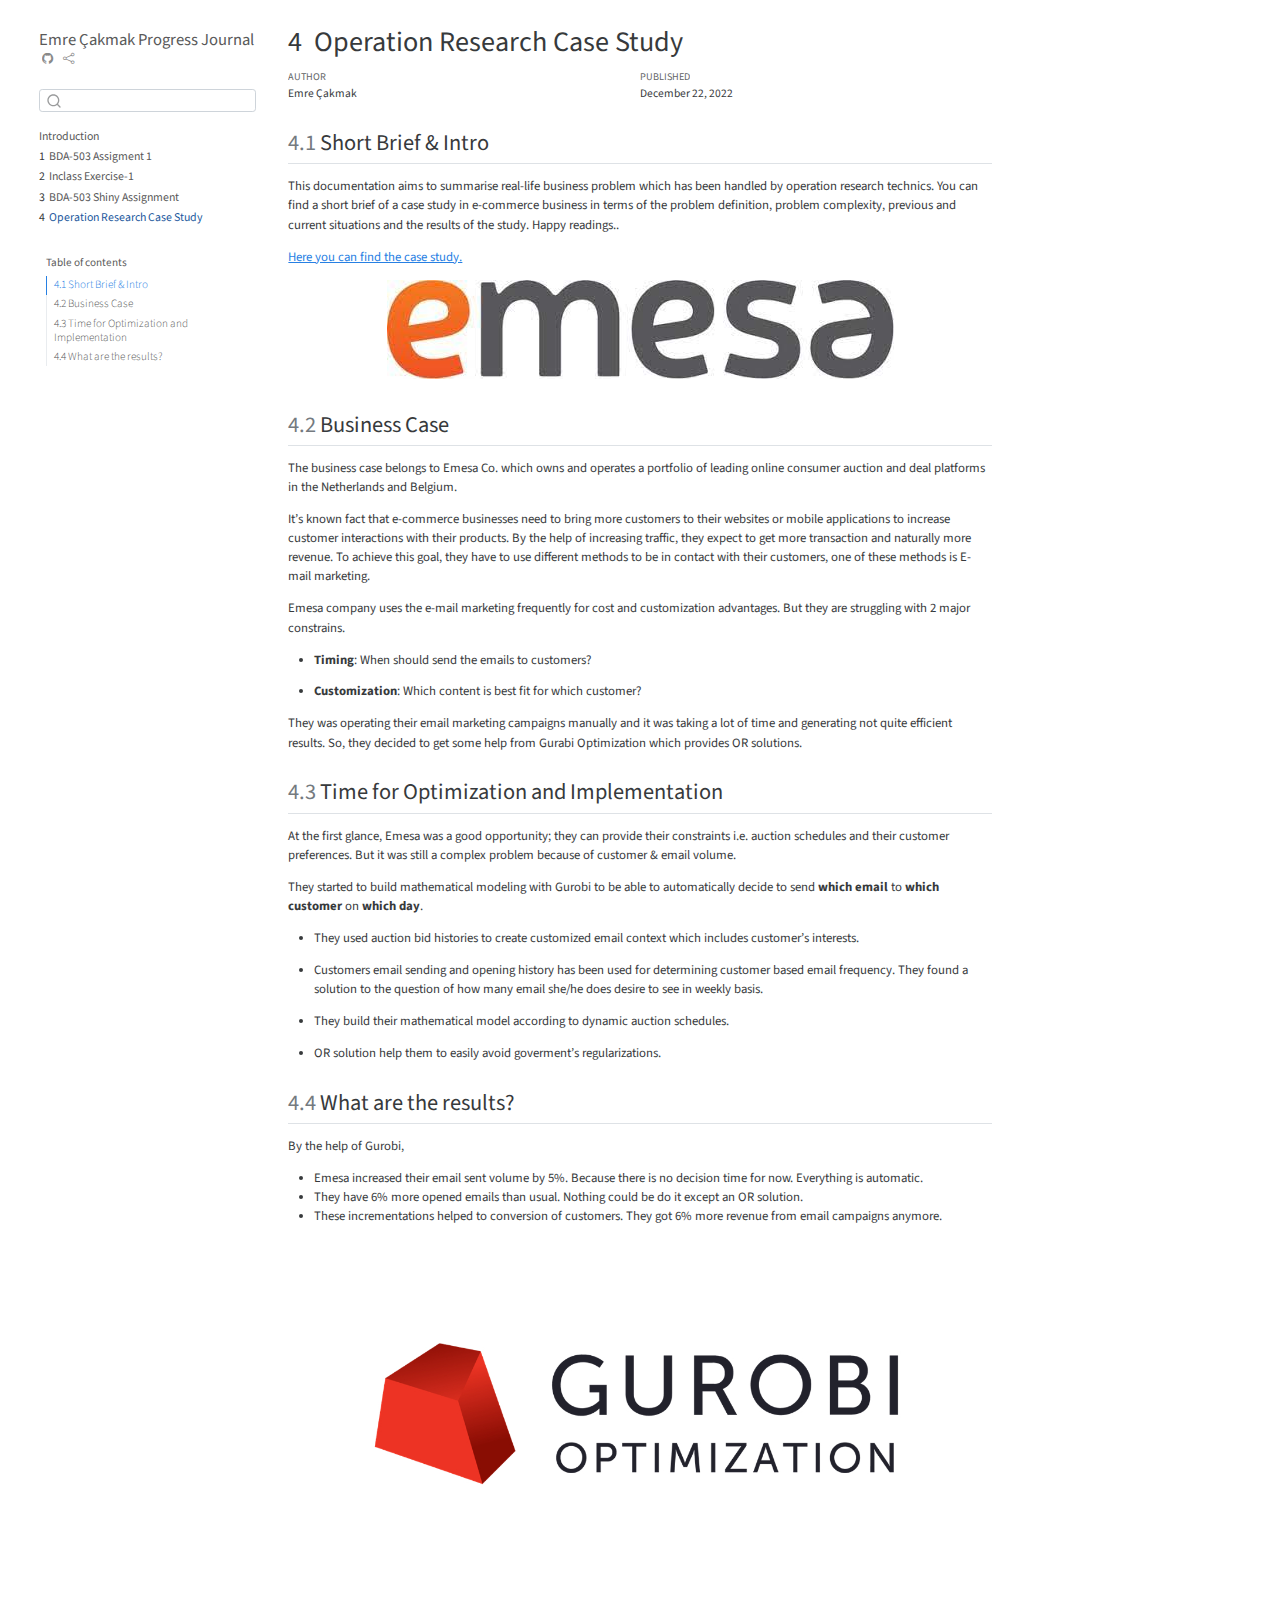
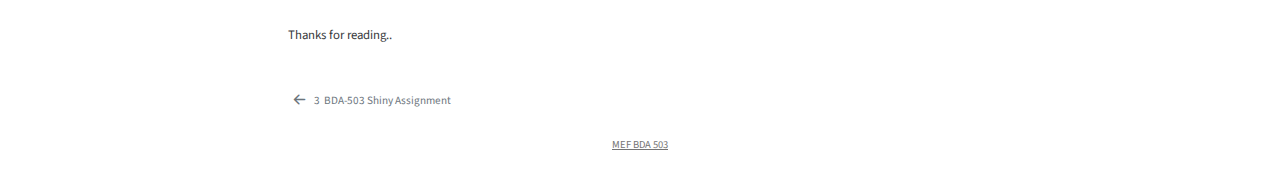
<file: docs/operation_research.html>
<!DOCTYPE html>
<html xmlns="http://www.w3.org/1999/xhtml" lang="en" xml:lang="en"><head>

<meta charset="utf-8">
<meta name="generator" content="quarto-1.1.251">

<meta name="viewport" content="width=device-width, initial-scale=1.0, user-scalable=yes">

<meta name="author" content="Emre Çakmak">
<meta name="dcterms.date" content="2022-12-22">

<title>Emre Çakmak Progress Journal - 4&nbsp; Operation Research Case Study</title>
<style>
code{white-space: pre-wrap;}
span.smallcaps{font-variant: small-caps;}
div.columns{display: flex; gap: min(4vw, 1.5em);}
div.column{flex: auto; overflow-x: auto;}
div.hanging-indent{margin-left: 1.5em; text-indent: -1.5em;}
ul.task-list{list-style: none;}
ul.task-list li input[type="checkbox"] {
  width: 0.8em;
  margin: 0 0.8em 0.2em -1.6em;
  vertical-align: middle;
}
</style>


<script src="site_libs/quarto-nav/quarto-nav.js"></script>
<script src="site_libs/quarto-nav/headroom.min.js"></script>
<script src="site_libs/clipboard/clipboard.min.js"></script>
<script src="site_libs/quarto-search/autocomplete.umd.js"></script>
<script src="site_libs/quarto-search/fuse.min.js"></script>
<script src="site_libs/quarto-search/quarto-search.js"></script>
<meta name="quarto:offset" content="./">
<link href="./shiny.html" rel="prev">
<script src="site_libs/quarto-html/quarto.js"></script>
<script src="site_libs/quarto-html/popper.min.js"></script>
<script src="site_libs/quarto-html/tippy.umd.min.js"></script>
<script src="site_libs/quarto-html/anchor.min.js"></script>
<link href="site_libs/quarto-html/tippy.css" rel="stylesheet">
<link href="site_libs/quarto-html/quarto-syntax-highlighting.css" rel="stylesheet" id="quarto-text-highlighting-styles">
<script src="site_libs/bootstrap/bootstrap.min.js"></script>
<link href="site_libs/bootstrap/bootstrap-icons.css" rel="stylesheet">
<link href="site_libs/bootstrap/bootstrap.min.css" rel="stylesheet" id="quarto-bootstrap" data-mode="light">
<script id="quarto-search-options" type="application/json">{
  "location": "sidebar",
  "copy-button": false,
  "collapse-after": 3,
  "panel-placement": "start",
  "type": "textbox",
  "limit": 20,
  "language": {
    "search-no-results-text": "No results",
    "search-matching-documents-text": "matching documents",
    "search-copy-link-title": "Copy link to search",
    "search-hide-matches-text": "Hide additional matches",
    "search-more-match-text": "more match in this document",
    "search-more-matches-text": "more matches in this document",
    "search-clear-button-title": "Clear",
    "search-detached-cancel-button-title": "Cancel",
    "search-submit-button-title": "Submit"
  }
}</script>


</head>

<body class="nav-sidebar floating">

<div id="quarto-search-results"></div>
  <header id="quarto-header" class="headroom fixed-top">
  <nav class="quarto-secondary-nav" data-bs-toggle="collapse" data-bs-target="#quarto-sidebar" aria-controls="quarto-sidebar" aria-expanded="false" aria-label="Toggle sidebar navigation" onclick="if (window.quartoToggleHeadroom) { window.quartoToggleHeadroom(); }">
    <div class="container-fluid d-flex justify-content-between">
      <h1 class="quarto-secondary-nav-title"><span class="chapter-number">4</span>&nbsp; <span class="chapter-title">Operation Research Case Study</span></h1>
      <button type="button" class="quarto-btn-toggle btn" aria-label="Show secondary navigation">
        <i class="bi bi-chevron-right"></i>
      </button>
    </div>
  </nav>
</header>
<!-- content -->
<div id="quarto-content" class="quarto-container page-columns page-rows-contents page-layout-article">
<!-- sidebar -->
  <nav id="quarto-sidebar" class="sidebar collapse sidebar-navigation floating overflow-auto">
    <div class="pt-lg-2 mt-2 text-left sidebar-header">
    <div class="sidebar-title mb-0 py-0">
      <a href="./">Emre Çakmak Progress Journal</a> 
        <div class="sidebar-tools-main">
    <a href="https://github.com/pjournal/mef06-cakmakem" title="Source Code" class="sidebar-tool px-1"><i class="bi bi-github"></i></a>
    <a href="" title="Share" id="sidebar-tool-dropdown-0" class="sidebar-tool dropdown-toggle px-1" data-bs-toggle="dropdown" aria-expanded="false"><i class="bi bi-share"></i></a>
    <ul class="dropdown-menu" aria-labelledby="sidebar-tool-dropdown-0">
        <li>
          <a class="dropdown-item sidebar-tools-main-item" href="https://twitter.com/intent/tweet?url=|url|">
            <i class="bi bi-bi-twitter pe-1"></i>
          Twitter
          </a>
        </li>
        <li>
          <a class="dropdown-item sidebar-tools-main-item" href="https://www.facebook.com/sharer/sharer.php?u=|url|">
            <i class="bi bi-bi-facebook pe-1"></i>
          Facebook
          </a>
        </li>
    </ul>
</div>
    </div>
      </div>
      <div class="mt-2 flex-shrink-0 align-items-center">
        <div class="sidebar-search">
        <div id="quarto-search" class="" title="Search"></div>
        </div>
      </div>
    <div class="sidebar-menu-container"> 
    <ul class="list-unstyled mt-1">
        <li class="sidebar-item">
  <div class="sidebar-item-container"> 
  <a href="./index.html" class="sidebar-item-text sidebar-link">Introduction</a>
  </div>
</li>
        <li class="sidebar-item">
  <div class="sidebar-item-container"> 
  <a href="./assignment1.html" class="sidebar-item-text sidebar-link"><span class="chapter-number">1</span>&nbsp; <span class="chapter-title">BDA-503 Assigment 1</span></a>
  </div>
</li>
        <li class="sidebar-item">
  <div class="sidebar-item-container"> 
  <a href="./inclass1.html" class="sidebar-item-text sidebar-link"><span class="chapter-number">2</span>&nbsp; <span class="chapter-title">Inclass Exercise-1</span></a>
  </div>
</li>
        <li class="sidebar-item">
  <div class="sidebar-item-container"> 
  <a href="./shiny.html" class="sidebar-item-text sidebar-link"><span class="chapter-number">3</span>&nbsp; <span class="chapter-title">BDA-503 Shiny Assignment</span></a>
  </div>
</li>
        <li class="sidebar-item">
  <div class="sidebar-item-container"> 
  <a href="./operation_research.html" class="sidebar-item-text sidebar-link active"><span class="chapter-number">4</span>&nbsp; <span class="chapter-title">Operation Research Case Study</span></a>
  </div>
</li>
    </ul>
    </div>
    <nav id="TOC" role="doc-toc" class="toc-active">
    <h2 id="toc-title">Table of contents</h2>
   
  <ul>
  <li><a href="#short-brief-intro" id="toc-short-brief-intro" class="nav-link active" data-scroll-target="#short-brief-intro"><span class="toc-section-number">4.1</span>  Short Brief &amp; Intro</a></li>
  <li><a href="#business-case" id="toc-business-case" class="nav-link" data-scroll-target="#business-case"><span class="toc-section-number">4.2</span>  Business Case</a></li>
  <li><a href="#time-for-optimization-and-implementation" id="toc-time-for-optimization-and-implementation" class="nav-link" data-scroll-target="#time-for-optimization-and-implementation"><span class="toc-section-number">4.3</span>  Time for Optimization and Implementation</a></li>
  <li><a href="#what-are-the-results" id="toc-what-are-the-results" class="nav-link" data-scroll-target="#what-are-the-results"><span class="toc-section-number">4.4</span>  What are the results?</a></li>
  </ul>
</nav>
</nav>
<!-- margin-sidebar -->
    <div id="quarto-margin-sidebar" class="sidebar margin-sidebar">
    </div>
<!-- main -->
<main class="content" id="quarto-document-content">

<header id="title-block-header" class="quarto-title-block default">
<div class="quarto-title">
<h1 class="title d-none d-lg-block"><span class="chapter-number">4</span>&nbsp; <span class="chapter-title">Operation Research Case Study</span></h1>
</div>



<div class="quarto-title-meta">

    <div>
    <div class="quarto-title-meta-heading">Author</div>
    <div class="quarto-title-meta-contents">
             <p>Emre Çakmak </p>
          </div>
  </div>
    
    <div>
    <div class="quarto-title-meta-heading">Published</div>
    <div class="quarto-title-meta-contents">
      <p class="date">December 22, 2022</p>
    </div>
  </div>
    
  </div>
  

</header>

<section id="short-brief-intro" class="level2" data-number="4.1">
<h2 data-number="4.1" class="anchored" data-anchor-id="short-brief-intro"><span class="header-section-number">4.1</span> Short Brief &amp; Intro</h2>
<p>This documentation aims to summarise real-life business problem which has been handled by operation research technics. You can find a short brief of a case study in e-commerce business in terms of the problem definition, problem complexity, previous and current situations and the results of the study. Happy readings..</p>
<p><a href="https://www.gurobi.com/wp-content/uploads/2022/08/CaseStudy-2021Jun-Emesa_Eng.pdf?x58432">Here you can find the case study.</a></p>
<div class="quarto-figure quarto-figure-center">
<figure class="figure">
<p><img src="images/emesa.png" class="img-fluid figure-img"></p>
</figure>
</div>
</section>
<section id="business-case" class="level2" data-number="4.2">
<h2 data-number="4.2" class="anchored" data-anchor-id="business-case"><span class="header-section-number">4.2</span> Business Case</h2>
<p>The business case belongs to Emesa Co.&nbsp;which owns and operates a portfolio of leading online consumer auction and deal platforms in the Netherlands and Belgium.</p>
<p>It’s known fact that e-commerce businesses need to bring more customers to their websites or mobile applications to increase customer interactions with their products. By the help of increasing traffic, they expect to get more transaction and naturally more revenue. To achieve this goal, they have to use different methods to be in contact with their customers, one of these methods is E-mail marketing.</p>
<p>Emesa company uses the e-mail marketing frequently for cost and customization advantages. But they are struggling with 2 major constrains.</p>
<ul>
<li><p><strong>Timing</strong>: When should send the emails to customers?</p></li>
<li><p><strong>Customization</strong>: Which content is best fit for which customer?</p></li>
</ul>
<p>They was operating their email marketing campaigns manually and it was taking a lot of time and generating not quite efficient results. So, they decided to get some help from Gurabi Optimization which provides OR solutions.</p>
</section>
<section id="time-for-optimization-and-implementation" class="level2" data-number="4.3">
<h2 data-number="4.3" class="anchored" data-anchor-id="time-for-optimization-and-implementation"><span class="header-section-number">4.3</span> Time for Optimization and Implementation</h2>
<p>At the first glance, Emesa was a good opportunity; they can provide their constraints i.e.&nbsp;auction schedules and their customer preferences. But it was still a complex problem because of customer &amp; email volume.</p>
<p>They started to build mathematical modeling with Gurobi to be able to automatically decide to send <strong>which email</strong> to <strong>which customer</strong> on <strong>which day</strong>.</p>
<ul>
<li><p>They used auction bid histories to create customized email context which includes customer’s interests.</p></li>
<li><p>Customers email sending and opening history has been used for determining customer based email frequency. They found a solution to the question of how many email she/he does desire to see in weekly basis.</p></li>
<li><p>They build their mathematical model according to dynamic auction schedules.</p></li>
<li><p>OR solution help them to easily avoid goverment’s regularizations.</p></li>
</ul>
</section>
<section id="what-are-the-results" class="level2" data-number="4.4">
<h2 data-number="4.4" class="anchored" data-anchor-id="what-are-the-results"><span class="header-section-number">4.4</span> What are the results?</h2>
<p>By the help of Gurobi,</p>
<ul>
<li>Emesa increased their email sent volume by 5%. Because there is no decision time for now. Everything is automatic.</li>
<li>They have 6% more opened emails than usual. Nothing could be do it except an OR solution.</li>
<li>These incrementations helped to conversion of customers. They got 6% more revenue from email campaigns anymore.</li>
</ul>
<div class="quarto-figure quarto-figure-center">
<figure class="figure">
<p><img src="images/Gurobi_Logo.png" class="img-fluid figure-img"></p>
</figure>
</div>
<p>Thanks for reading..</p>


</section>

</main> <!-- /main -->
<script id="quarto-html-after-body" type="application/javascript">
window.document.addEventListener("DOMContentLoaded", function (event) {
  const toggleBodyColorMode = (bsSheetEl) => {
    const mode = bsSheetEl.getAttribute("data-mode");
    const bodyEl = window.document.querySelector("body");
    if (mode === "dark") {
      bodyEl.classList.add("quarto-dark");
      bodyEl.classList.remove("quarto-light");
    } else {
      bodyEl.classList.add("quarto-light");
      bodyEl.classList.remove("quarto-dark");
    }
  }
  const toggleBodyColorPrimary = () => {
    const bsSheetEl = window.document.querySelector("link#quarto-bootstrap");
    if (bsSheetEl) {
      toggleBodyColorMode(bsSheetEl);
    }
  }
  toggleBodyColorPrimary();  
  const icon = "";
  const anchorJS = new window.AnchorJS();
  anchorJS.options = {
    placement: 'right',
    icon: icon
  };
  anchorJS.add('.anchored');
  const clipboard = new window.ClipboardJS('.code-copy-button', {
    target: function(trigger) {
      return trigger.previousElementSibling;
    }
  });
  clipboard.on('success', function(e) {
    // button target
    const button = e.trigger;
    // don't keep focus
    button.blur();
    // flash "checked"
    button.classList.add('code-copy-button-checked');
    var currentTitle = button.getAttribute("title");
    button.setAttribute("title", "Copied!");
    setTimeout(function() {
      button.setAttribute("title", currentTitle);
      button.classList.remove('code-copy-button-checked');
    }, 1000);
    // clear code selection
    e.clearSelection();
  });
  function tippyHover(el, contentFn) {
    const config = {
      allowHTML: true,
      content: contentFn,
      maxWidth: 500,
      delay: 100,
      arrow: false,
      appendTo: function(el) {
          return el.parentElement;
      },
      interactive: true,
      interactiveBorder: 10,
      theme: 'quarto',
      placement: 'bottom-start'
    };
    window.tippy(el, config); 
  }
  const noterefs = window.document.querySelectorAll('a[role="doc-noteref"]');
  for (var i=0; i<noterefs.length; i++) {
    const ref = noterefs[i];
    tippyHover(ref, function() {
      // use id or data attribute instead here
      let href = ref.getAttribute('data-footnote-href') || ref.getAttribute('href');
      try { href = new URL(href).hash; } catch {}
      const id = href.replace(/^#\/?/, "");
      const note = window.document.getElementById(id);
      return note.innerHTML;
    });
  }
  var bibliorefs = window.document.querySelectorAll('a[role="doc-biblioref"]');
  for (var i=0; i<bibliorefs.length; i++) {
    const ref = bibliorefs[i];
    const cites = ref.parentNode.getAttribute('data-cites').split(' ');
    tippyHover(ref, function() {
      var popup = window.document.createElement('div');
      cites.forEach(function(cite) {
        var citeDiv = window.document.createElement('div');
        citeDiv.classList.add('hanging-indent');
        citeDiv.classList.add('csl-entry');
        var biblioDiv = window.document.getElementById('ref-' + cite);
        if (biblioDiv) {
          citeDiv.innerHTML = biblioDiv.innerHTML;
        }
        popup.appendChild(citeDiv);
      });
      return popup.innerHTML;
    });
  }
});
</script>
<nav class="page-navigation">
  <div class="nav-page nav-page-previous">
      <a href="./shiny.html" class="pagination-link">
        <i class="bi bi-arrow-left-short"></i> <span class="nav-page-text"><span class="chapter-number">3</span>&nbsp; <span class="chapter-title">BDA-503 Shiny Assignment</span></span>
      </a>          
  </div>
  <div class="nav-page nav-page-next">
  </div>
</nav>
</div> <!-- /content -->
<footer class="footer">
  <div class="nav-footer">
      <div class="nav-footer-center"><a href="https://mef-bda503.github.io">MEF BDA 503</a></div>
  </div>
</footer>



</body></html>
</file>
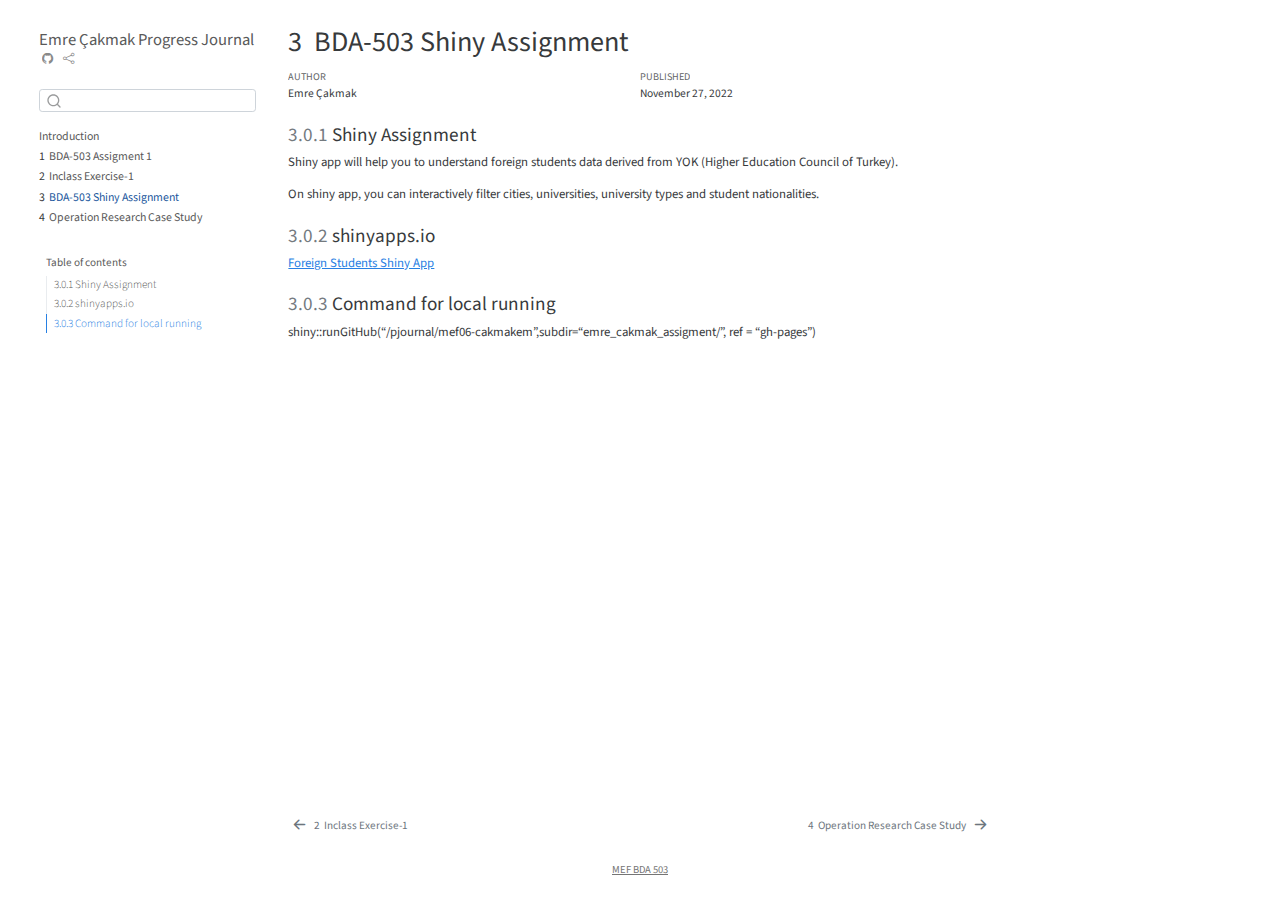
<file: docs/shiny.html>
<!DOCTYPE html>
<html xmlns="http://www.w3.org/1999/xhtml" lang="en" xml:lang="en"><head>

<meta charset="utf-8">
<meta name="generator" content="quarto-1.1.251">

<meta name="viewport" content="width=device-width, initial-scale=1.0, user-scalable=yes">

<meta name="author" content="Emre Çakmak">
<meta name="dcterms.date" content="2022-11-27">

<title>Emre Çakmak Progress Journal - 3&nbsp; BDA-503 Shiny Assignment</title>
<style>
code{white-space: pre-wrap;}
span.smallcaps{font-variant: small-caps;}
div.columns{display: flex; gap: min(4vw, 1.5em);}
div.column{flex: auto; overflow-x: auto;}
div.hanging-indent{margin-left: 1.5em; text-indent: -1.5em;}
ul.task-list{list-style: none;}
ul.task-list li input[type="checkbox"] {
  width: 0.8em;
  margin: 0 0.8em 0.2em -1.6em;
  vertical-align: middle;
}
</style>


<script src="site_libs/quarto-nav/quarto-nav.js"></script>
<script src="site_libs/quarto-nav/headroom.min.js"></script>
<script src="site_libs/clipboard/clipboard.min.js"></script>
<script src="site_libs/quarto-search/autocomplete.umd.js"></script>
<script src="site_libs/quarto-search/fuse.min.js"></script>
<script src="site_libs/quarto-search/quarto-search.js"></script>
<meta name="quarto:offset" content="./">
<link href="./operation_research.html" rel="next">
<link href="./inclass1.html" rel="prev">
<script src="site_libs/quarto-html/quarto.js"></script>
<script src="site_libs/quarto-html/popper.min.js"></script>
<script src="site_libs/quarto-html/tippy.umd.min.js"></script>
<script src="site_libs/quarto-html/anchor.min.js"></script>
<link href="site_libs/quarto-html/tippy.css" rel="stylesheet">
<link href="site_libs/quarto-html/quarto-syntax-highlighting.css" rel="stylesheet" id="quarto-text-highlighting-styles">
<script src="site_libs/bootstrap/bootstrap.min.js"></script>
<link href="site_libs/bootstrap/bootstrap-icons.css" rel="stylesheet">
<link href="site_libs/bootstrap/bootstrap.min.css" rel="stylesheet" id="quarto-bootstrap" data-mode="light">
<script id="quarto-search-options" type="application/json">{
  "location": "sidebar",
  "copy-button": false,
  "collapse-after": 3,
  "panel-placement": "start",
  "type": "textbox",
  "limit": 20,
  "language": {
    "search-no-results-text": "No results",
    "search-matching-documents-text": "matching documents",
    "search-copy-link-title": "Copy link to search",
    "search-hide-matches-text": "Hide additional matches",
    "search-more-match-text": "more match in this document",
    "search-more-matches-text": "more matches in this document",
    "search-clear-button-title": "Clear",
    "search-detached-cancel-button-title": "Cancel",
    "search-submit-button-title": "Submit"
  }
}</script>


</head>

<body class="nav-sidebar floating">

<div id="quarto-search-results"></div>
  <header id="quarto-header" class="headroom fixed-top">
  <nav class="quarto-secondary-nav" data-bs-toggle="collapse" data-bs-target="#quarto-sidebar" aria-controls="quarto-sidebar" aria-expanded="false" aria-label="Toggle sidebar navigation" onclick="if (window.quartoToggleHeadroom) { window.quartoToggleHeadroom(); }">
    <div class="container-fluid d-flex justify-content-between">
      <h1 class="quarto-secondary-nav-title"><span class="chapter-number">3</span>&nbsp; <span class="chapter-title">BDA-503 Shiny Assignment</span></h1>
      <button type="button" class="quarto-btn-toggle btn" aria-label="Show secondary navigation">
        <i class="bi bi-chevron-right"></i>
      </button>
    </div>
  </nav>
</header>
<!-- content -->
<div id="quarto-content" class="quarto-container page-columns page-rows-contents page-layout-article">
<!-- sidebar -->
  <nav id="quarto-sidebar" class="sidebar collapse sidebar-navigation floating overflow-auto">
    <div class="pt-lg-2 mt-2 text-left sidebar-header">
    <div class="sidebar-title mb-0 py-0">
      <a href="./">Emre Çakmak Progress Journal</a> 
        <div class="sidebar-tools-main">
    <a href="https://github.com/pjournal/mef06-cakmakem" title="Source Code" class="sidebar-tool px-1"><i class="bi bi-github"></i></a>
    <a href="" title="Share" id="sidebar-tool-dropdown-0" class="sidebar-tool dropdown-toggle px-1" data-bs-toggle="dropdown" aria-expanded="false"><i class="bi bi-share"></i></a>
    <ul class="dropdown-menu" aria-labelledby="sidebar-tool-dropdown-0">
        <li>
          <a class="dropdown-item sidebar-tools-main-item" href="https://twitter.com/intent/tweet?url=|url|">
            <i class="bi bi-bi-twitter pe-1"></i>
          Twitter
          </a>
        </li>
        <li>
          <a class="dropdown-item sidebar-tools-main-item" href="https://www.facebook.com/sharer/sharer.php?u=|url|">
            <i class="bi bi-bi-facebook pe-1"></i>
          Facebook
          </a>
        </li>
    </ul>
</div>
    </div>
      </div>
      <div class="mt-2 flex-shrink-0 align-items-center">
        <div class="sidebar-search">
        <div id="quarto-search" class="" title="Search"></div>
        </div>
      </div>
    <div class="sidebar-menu-container"> 
    <ul class="list-unstyled mt-1">
        <li class="sidebar-item">
  <div class="sidebar-item-container"> 
  <a href="./index.html" class="sidebar-item-text sidebar-link">Introduction</a>
  </div>
</li>
        <li class="sidebar-item">
  <div class="sidebar-item-container"> 
  <a href="./assignment1.html" class="sidebar-item-text sidebar-link"><span class="chapter-number">1</span>&nbsp; <span class="chapter-title">BDA-503 Assigment 1</span></a>
  </div>
</li>
        <li class="sidebar-item">
  <div class="sidebar-item-container"> 
  <a href="./inclass1.html" class="sidebar-item-text sidebar-link"><span class="chapter-number">2</span>&nbsp; <span class="chapter-title">Inclass Exercise-1</span></a>
  </div>
</li>
        <li class="sidebar-item">
  <div class="sidebar-item-container"> 
  <a href="./shiny.html" class="sidebar-item-text sidebar-link active"><span class="chapter-number">3</span>&nbsp; <span class="chapter-title">BDA-503 Shiny Assignment</span></a>
  </div>
</li>
        <li class="sidebar-item">
  <div class="sidebar-item-container"> 
  <a href="./operation_research.html" class="sidebar-item-text sidebar-link"><span class="chapter-number">4</span>&nbsp; <span class="chapter-title">Operation Research Case Study</span></a>
  </div>
</li>
    </ul>
    </div>
    <nav id="TOC" role="doc-toc" class="toc-active">
    <h2 id="toc-title">Table of contents</h2>
   
  <ul>
  <li><a href="#shiny-assignment" id="toc-shiny-assignment" class="nav-link active" data-scroll-target="#shiny-assignment"><span class="toc-section-number">3.0.1</span>  Shiny Assignment</a></li>
  <li><a href="#shinyapps.io" id="toc-shinyapps.io" class="nav-link" data-scroll-target="#shinyapps.io"><span class="toc-section-number">3.0.2</span>  shinyapps.io</a></li>
  <li><a href="#command-for-local-running" id="toc-command-for-local-running" class="nav-link" data-scroll-target="#command-for-local-running"><span class="toc-section-number">3.0.3</span>  Command for local running</a></li>
  </ul>
</nav>
</nav>
<!-- margin-sidebar -->
    <div id="quarto-margin-sidebar" class="sidebar margin-sidebar">
    </div>
<!-- main -->
<main class="content" id="quarto-document-content">

<header id="title-block-header" class="quarto-title-block default">
<div class="quarto-title">
<h1 class="title d-none d-lg-block"><span class="chapter-number">3</span>&nbsp; <span class="chapter-title">BDA-503 Shiny Assignment</span></h1>
</div>



<div class="quarto-title-meta">

    <div>
    <div class="quarto-title-meta-heading">Author</div>
    <div class="quarto-title-meta-contents">
             <p>Emre Çakmak </p>
          </div>
  </div>
    
    <div>
    <div class="quarto-title-meta-heading">Published</div>
    <div class="quarto-title-meta-contents">
      <p class="date">November 27, 2022</p>
    </div>
  </div>
    
  </div>
  

</header>

<section id="shiny-assignment" class="level3" data-number="3.0.1">
<h3 data-number="3.0.1" class="anchored" data-anchor-id="shiny-assignment"><span class="header-section-number">3.0.1</span> Shiny Assignment</h3>
<p>Shiny app will help you to understand foreign students data derived from YOK (Higher Education Council of Turkey).</p>
<p>On shiny app, you can interactively filter cities, universities, university types and student nationalities.</p>
</section>
<section id="shinyapps.io" class="level3" data-number="3.0.2">
<h3 data-number="3.0.2" class="anchored" data-anchor-id="shinyapps.io"><span class="header-section-number">3.0.2</span> shinyapps.io</h3>
<p><a href="https://emre-cakmak.shinyapps.io/emre_cakmak_assigment/">Foreign Students Shiny App</a></p>
</section>
<section id="command-for-local-running" class="level3" data-number="3.0.3">
<h3 data-number="3.0.3" class="anchored" data-anchor-id="command-for-local-running"><span class="header-section-number">3.0.3</span> Command for local running</h3>
<p>shiny::runGitHub(“/pjournal/mef06-cakmakem”,subdir=“emre_cakmak_assigment/”, ref = “gh-pages”)</p>


</section>

</main> <!-- /main -->
<script id="quarto-html-after-body" type="application/javascript">
window.document.addEventListener("DOMContentLoaded", function (event) {
  const toggleBodyColorMode = (bsSheetEl) => {
    const mode = bsSheetEl.getAttribute("data-mode");
    const bodyEl = window.document.querySelector("body");
    if (mode === "dark") {
      bodyEl.classList.add("quarto-dark");
      bodyEl.classList.remove("quarto-light");
    } else {
      bodyEl.classList.add("quarto-light");
      bodyEl.classList.remove("quarto-dark");
    }
  }
  const toggleBodyColorPrimary = () => {
    const bsSheetEl = window.document.querySelector("link#quarto-bootstrap");
    if (bsSheetEl) {
      toggleBodyColorMode(bsSheetEl);
    }
  }
  toggleBodyColorPrimary();  
  const icon = "";
  const anchorJS = new window.AnchorJS();
  anchorJS.options = {
    placement: 'right',
    icon: icon
  };
  anchorJS.add('.anchored');
  const clipboard = new window.ClipboardJS('.code-copy-button', {
    target: function(trigger) {
      return trigger.previousElementSibling;
    }
  });
  clipboard.on('success', function(e) {
    // button target
    const button = e.trigger;
    // don't keep focus
    button.blur();
    // flash "checked"
    button.classList.add('code-copy-button-checked');
    var currentTitle = button.getAttribute("title");
    button.setAttribute("title", "Copied!");
    setTimeout(function() {
      button.setAttribute("title", currentTitle);
      button.classList.remove('code-copy-button-checked');
    }, 1000);
    // clear code selection
    e.clearSelection();
  });
  function tippyHover(el, contentFn) {
    const config = {
      allowHTML: true,
      content: contentFn,
      maxWidth: 500,
      delay: 100,
      arrow: false,
      appendTo: function(el) {
          return el.parentElement;
      },
      interactive: true,
      interactiveBorder: 10,
      theme: 'quarto',
      placement: 'bottom-start'
    };
    window.tippy(el, config); 
  }
  const noterefs = window.document.querySelectorAll('a[role="doc-noteref"]');
  for (var i=0; i<noterefs.length; i++) {
    const ref = noterefs[i];
    tippyHover(ref, function() {
      // use id or data attribute instead here
      let href = ref.getAttribute('data-footnote-href') || ref.getAttribute('href');
      try { href = new URL(href).hash; } catch {}
      const id = href.replace(/^#\/?/, "");
      const note = window.document.getElementById(id);
      return note.innerHTML;
    });
  }
  var bibliorefs = window.document.querySelectorAll('a[role="doc-biblioref"]');
  for (var i=0; i<bibliorefs.length; i++) {
    const ref = bibliorefs[i];
    const cites = ref.parentNode.getAttribute('data-cites').split(' ');
    tippyHover(ref, function() {
      var popup = window.document.createElement('div');
      cites.forEach(function(cite) {
        var citeDiv = window.document.createElement('div');
        citeDiv.classList.add('hanging-indent');
        citeDiv.classList.add('csl-entry');
        var biblioDiv = window.document.getElementById('ref-' + cite);
        if (biblioDiv) {
          citeDiv.innerHTML = biblioDiv.innerHTML;
        }
        popup.appendChild(citeDiv);
      });
      return popup.innerHTML;
    });
  }
});
</script>
<nav class="page-navigation">
  <div class="nav-page nav-page-previous">
      <a href="./inclass1.html" class="pagination-link">
        <i class="bi bi-arrow-left-short"></i> <span class="nav-page-text"><span class="chapter-number">2</span>&nbsp; <span class="chapter-title">Inclass Exercise-1</span></span>
      </a>          
  </div>
  <div class="nav-page nav-page-next">
      <a href="./operation_research.html" class="pagination-link">
        <span class="nav-page-text"><span class="chapter-number">4</span>&nbsp; <span class="chapter-title">Operation Research Case Study</span></span> <i class="bi bi-arrow-right-short"></i>
      </a>
  </div>
</nav>
</div> <!-- /content -->
<footer class="footer">
  <div class="nav-footer">
      <div class="nav-footer-center"><a href="https://mef-bda503.github.io">MEF BDA 503</a></div>
  </div>
</footer>



</body></html>
</file>
<file: docs/site_libs/quarto-html/tippy.css>
.tippy-box[data-animation=fade][data-state=hidden]{opacity:0}[data-tippy-root]{max-width:calc(100vw - 10px)}.tippy-box{position:relative;background-color:#333;color:#fff;border-radius:4px;font-size:14px;line-height:1.4;white-space:normal;outline:0;transition-property:transform,visibility,opacity}.tippy-box[data-placement^=top]>.tippy-arrow{bottom:0}.tippy-box[data-placement^=top]>.tippy-arrow:before{bottom:-7px;left:0;border-width:8px 8px 0;border-top-color:initial;transform-origin:center top}.tippy-box[data-placement^=bottom]>.tippy-arrow{top:0}.tippy-box[data-placement^=bottom]>.tippy-arrow:before{top:-7px;left:0;border-width:0 8px 8px;border-bottom-color:initial;transform-origin:center bottom}.tippy-box[data-placement^=left]>.tippy-arrow{right:0}.tippy-box[data-placement^=left]>.tippy-arrow:before{border-width:8px 0 8px 8px;border-left-color:initial;right:-7px;transform-origin:center left}.tippy-box[data-placement^=right]>.tippy-arrow{left:0}.tippy-box[data-placement^=right]>.tippy-arrow:before{left:-7px;border-width:8px 8px 8px 0;border-right-color:initial;transform-origin:center right}.tippy-box[data-inertia][data-state=visible]{transition-timing-function:cubic-bezier(.54,1.5,.38,1.11)}.tippy-arrow{width:16px;height:16px;color:#333}.tippy-arrow:before{content:"";position:absolute;border-color:transparent;border-style:solid}.tippy-content{position:relative;padding:5px 9px;z-index:1}
</file>
<file: docs/site_libs/quarto-html/quarto-syntax-highlighting.css>
/* quarto syntax highlight colors */
:root {
  --quarto-hl-ot-color: #003B4F;
  --quarto-hl-at-color: #657422;
  --quarto-hl-ss-color: #20794D;
  --quarto-hl-an-color: #5E5E5E;
  --quarto-hl-fu-color: #4758AB;
  --quarto-hl-st-color: #20794D;
  --quarto-hl-cf-color: #003B4F;
  --quarto-hl-op-color: #5E5E5E;
  --quarto-hl-er-color: #AD0000;
  --quarto-hl-bn-color: #AD0000;
  --quarto-hl-al-color: #AD0000;
  --quarto-hl-va-color: #111111;
  --quarto-hl-bu-color: inherit;
  --quarto-hl-ex-color: inherit;
  --quarto-hl-pp-color: #AD0000;
  --quarto-hl-in-color: #5E5E5E;
  --quarto-hl-vs-color: #20794D;
  --quarto-hl-wa-color: #5E5E5E;
  --quarto-hl-do-color: #5E5E5E;
  --quarto-hl-im-color: #00769E;
  --quarto-hl-ch-color: #20794D;
  --quarto-hl-dt-color: #AD0000;
  --quarto-hl-fl-color: #AD0000;
  --quarto-hl-co-color: #5E5E5E;
  --quarto-hl-cv-color: #5E5E5E;
  --quarto-hl-cn-color: #8f5902;
  --quarto-hl-sc-color: #5E5E5E;
  --quarto-hl-dv-color: #AD0000;
  --quarto-hl-kw-color: #003B4F;
}

/* other quarto variables */
:root {
  --quarto-font-monospace: SFMono-Regular, Menlo, Monaco, Consolas, "Liberation Mono", "Courier New", monospace;
}

pre > code.sourceCode > span {
  color: #003B4F;
}

code span {
  color: #003B4F;
}

code.sourceCode > span {
  color: #003B4F;
}

div.sourceCode,
div.sourceCode pre.sourceCode {
  color: #003B4F;
}

code span.ot {
  color: #003B4F;
}

code span.at {
  color: #657422;
}

code span.ss {
  color: #20794D;
}

code span.an {
  color: #5E5E5E;
}

code span.fu {
  color: #4758AB;
}

code span.st {
  color: #20794D;
}

code span.cf {
  color: #003B4F;
}

code span.op {
  color: #5E5E5E;
}

code span.er {
  color: #AD0000;
}

code span.bn {
  color: #AD0000;
}

code span.al {
  color: #AD0000;
}

code span.va {
  color: #111111;
}

code span.pp {
  color: #AD0000;
}

code span.in {
  color: #5E5E5E;
}

code span.vs {
  color: #20794D;
}

code span.wa {
  color: #5E5E5E;
  font-style: italic;
}

code span.do {
  color: #5E5E5E;
  font-style: italic;
}

code span.im {
  color: #00769E;
}

code span.ch {
  color: #20794D;
}

code span.dt {
  color: #AD0000;
}

code span.fl {
  color: #AD0000;
}

code span.co {
  color: #5E5E5E;
}

code span.cv {
  color: #5E5E5E;
  font-style: italic;
}

code span.cn {
  color: #8f5902;
}

code span.sc {
  color: #5E5E5E;
}

code span.dv {
  color: #AD0000;
}

code span.kw {
  color: #003B4F;
}

.prevent-inlining {
  content: "</";
}

/*# sourceMappingURL=debc5d5d77c3f9108843748ff7464032.css.map */
</file>
